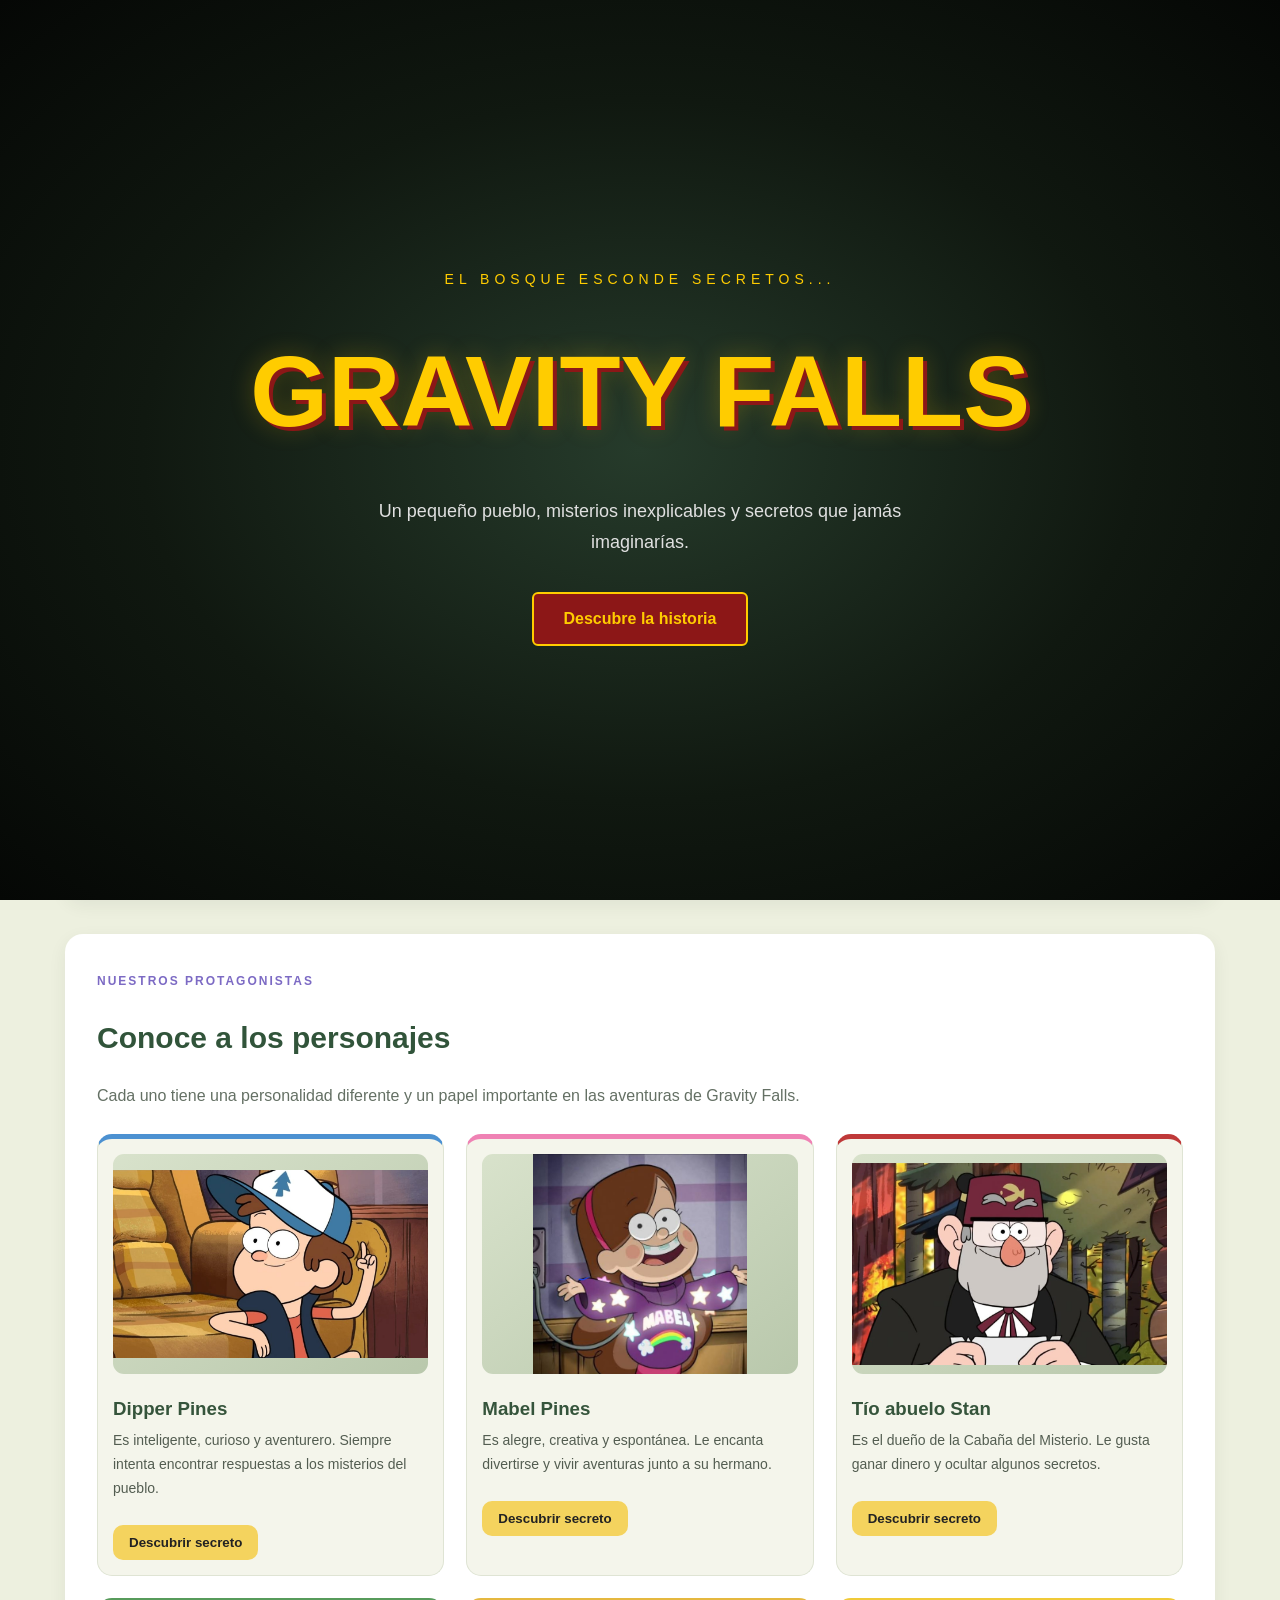
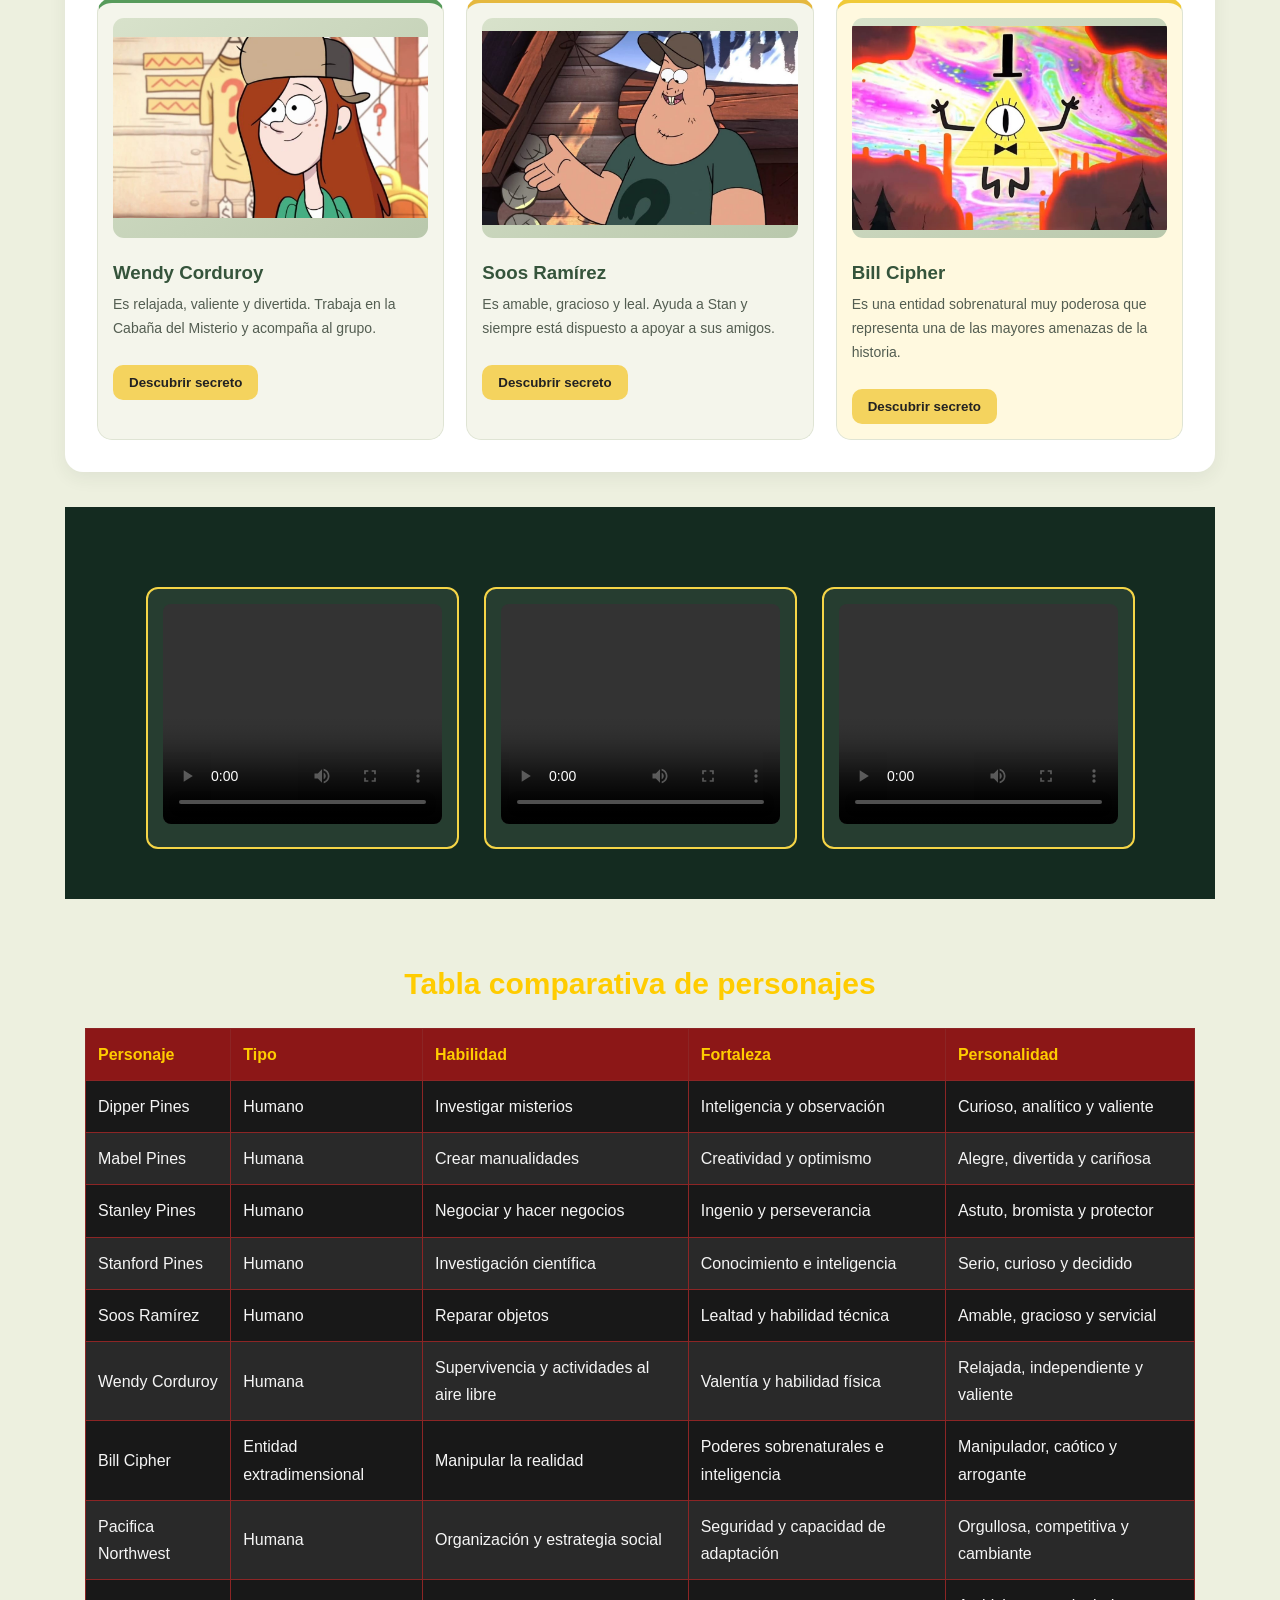
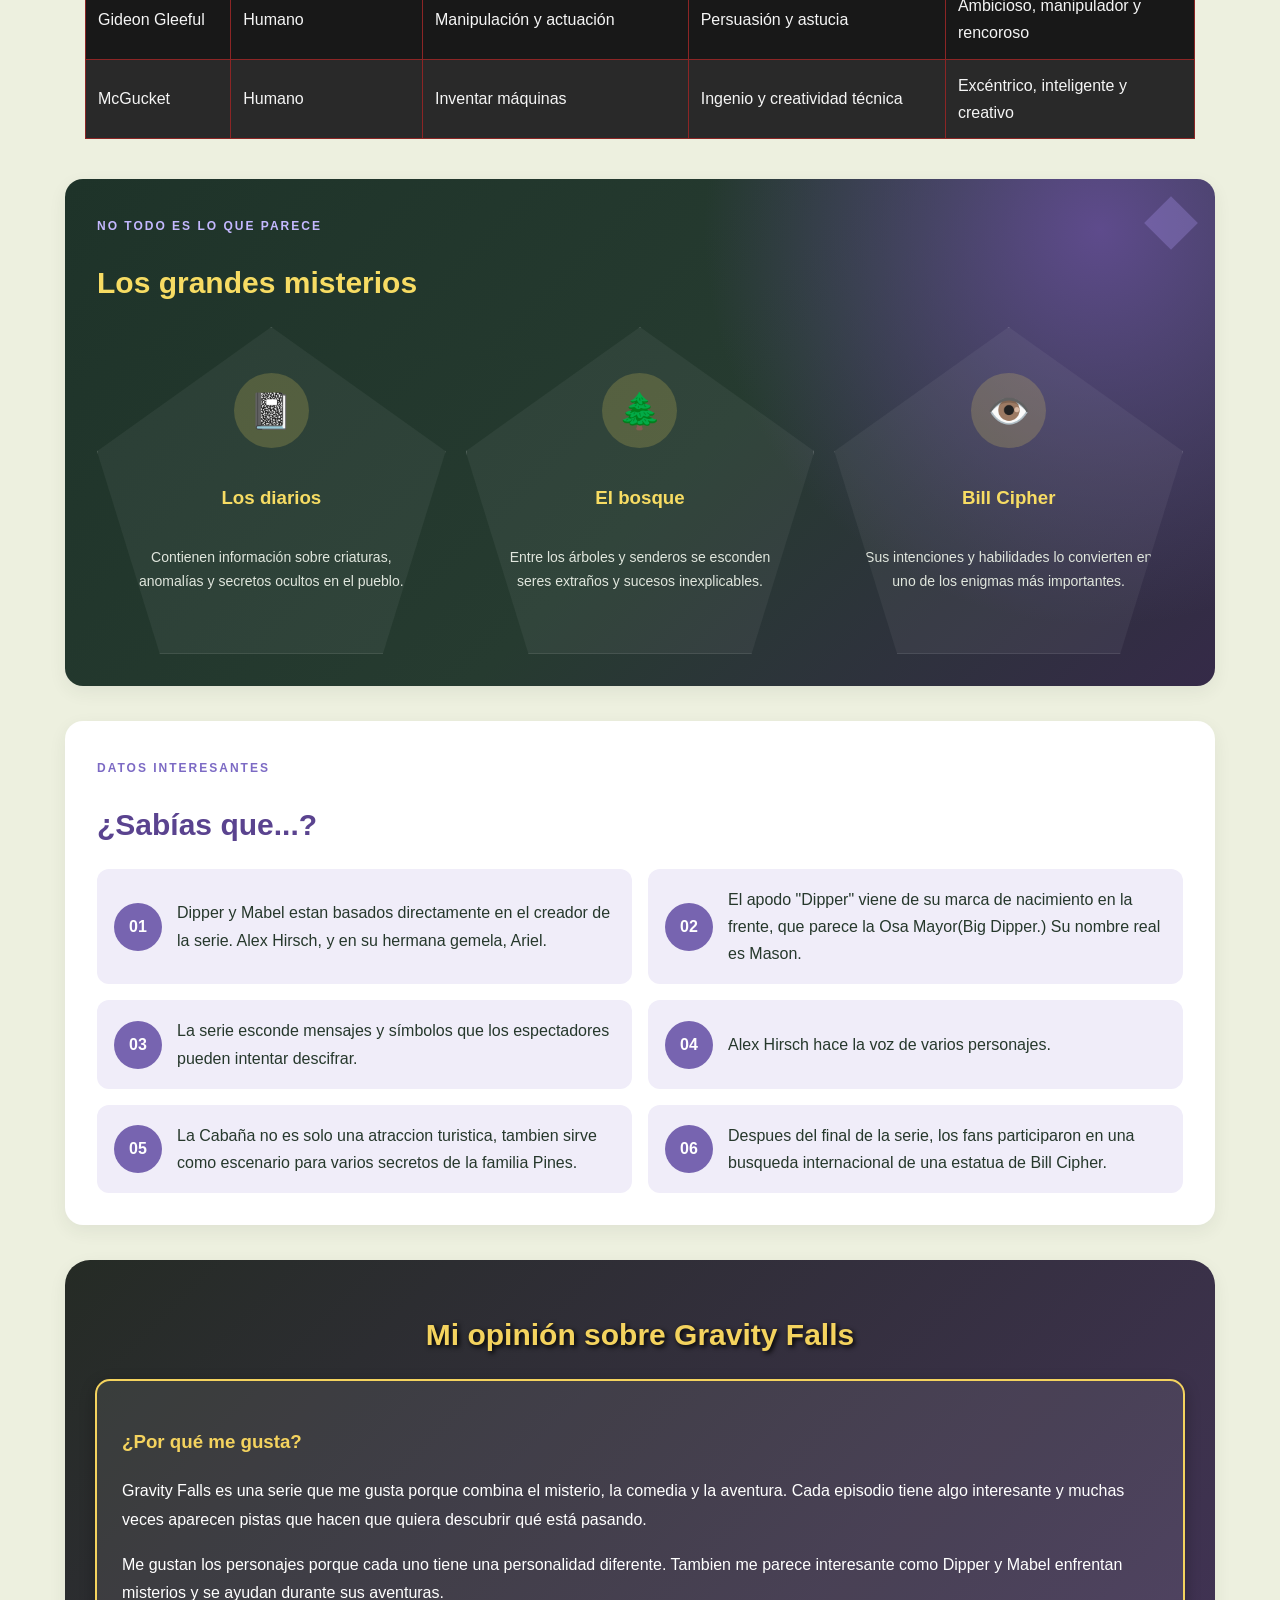
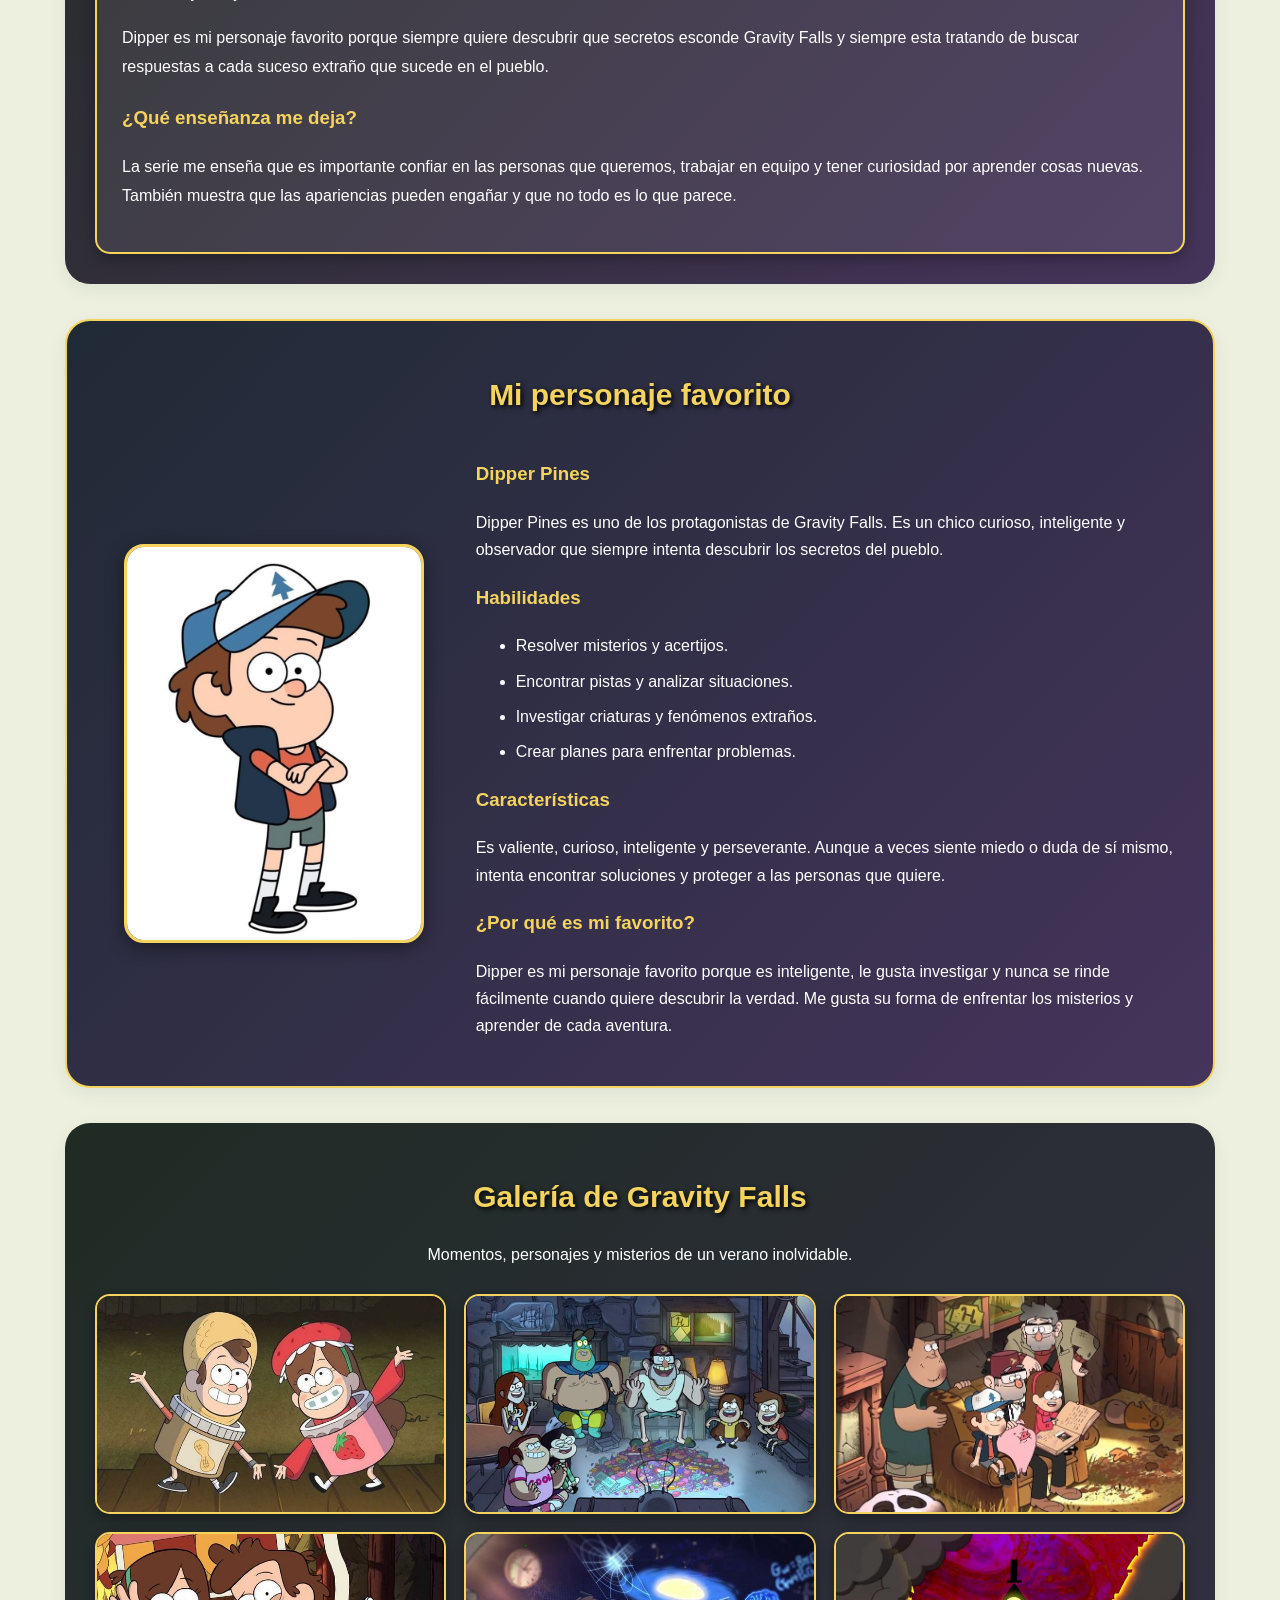
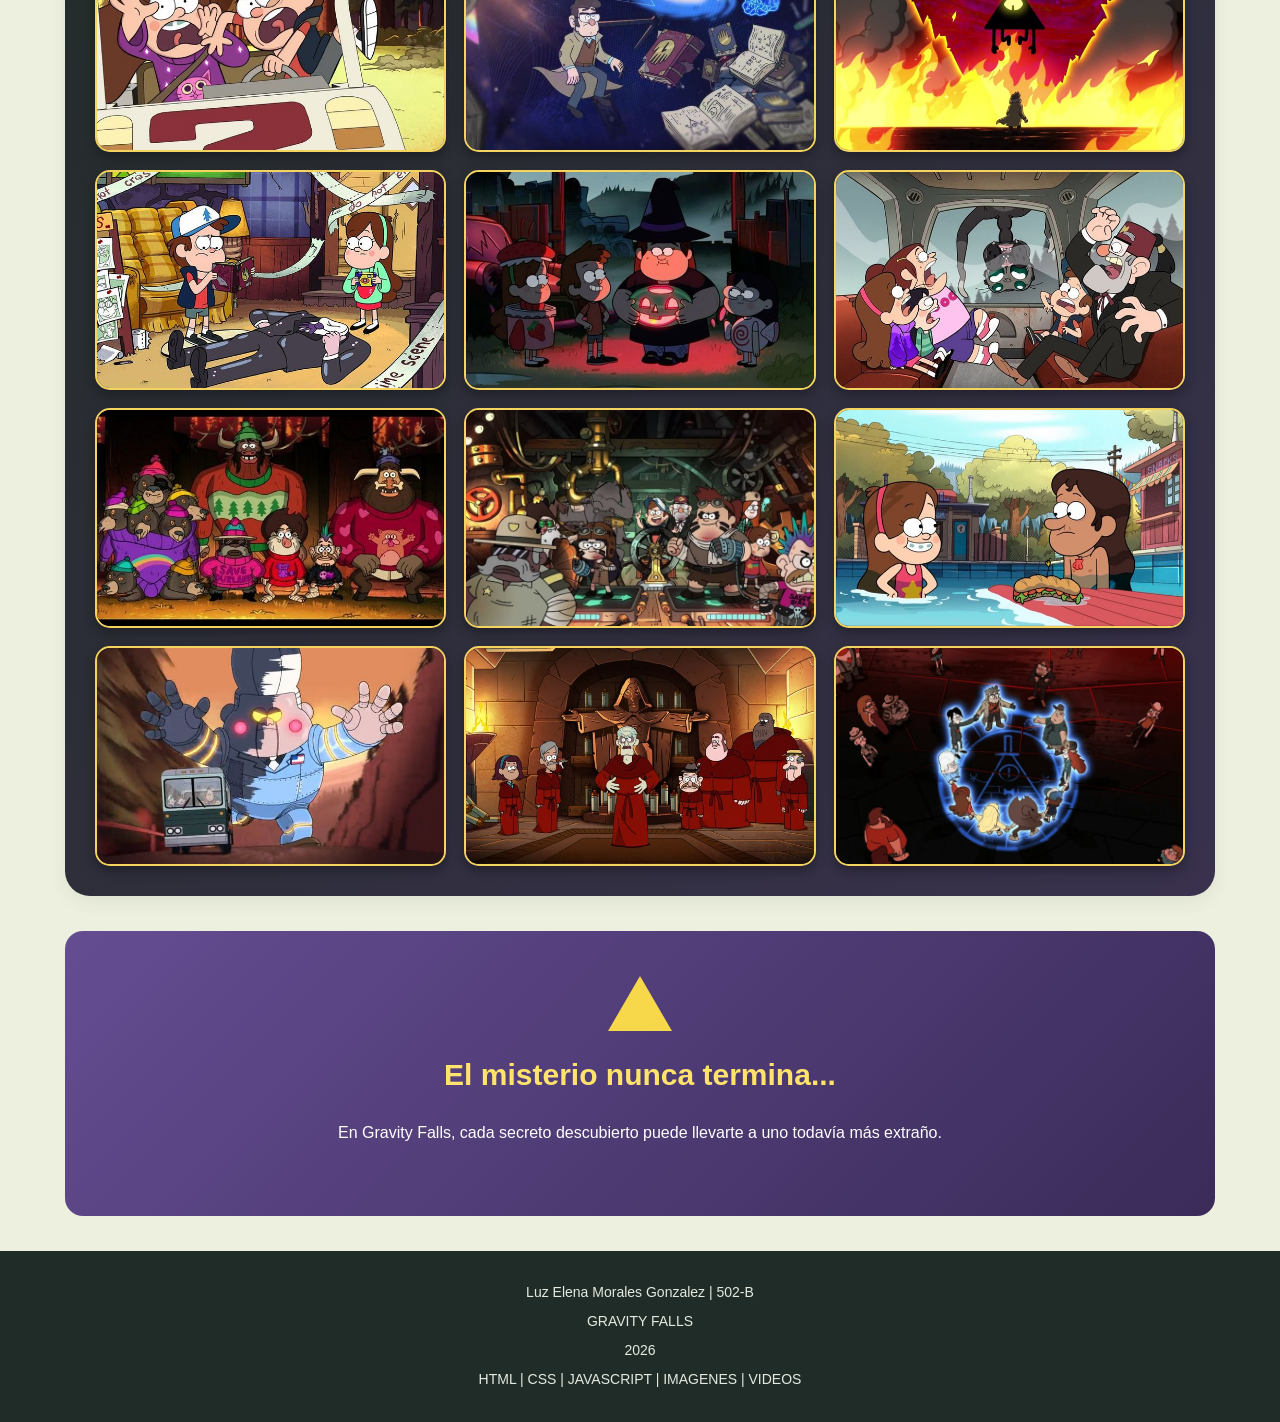
<file: index.html>
<!DOCTYPE html>
<html lang="es">
<head>
    <meta charset="UTF-8">
    <meta name="viewport" content="width=device-width, initial-scale=1.0">
    <title>Gravity Falls | Misterios del bosque</title>
    <link rel="stylesheet" href="style.css">
</head>
<body>
     <!-- PORTADA DE BIENVENIDA -->
<section id="portada" class="portada">
    <div class="contenido-portada">
        <p class="texto-superior">EL BOSQUE ESCONDE SECRETOS...</p>

        <h1>GRAVITY FALLS</h1>

        <p class="frase-portada">
            Un pequeño pueblo, misterios inexplicables y secretos que jamás imaginarías.
        </p>

        <button id="botonEntrar" class="boton-entrar">
            Descubre la historia
        </button>
    </div>
</section>

    <!-- ENCABEZADO -->
    <header class="encabezado" id="inicio">
    <video class="video-fondo" autoplay loop muted playsinline>
        <source src="imagen/bill.mp4" type="video/mp4">
    </video>

    <div class="contenido-encabezado">
        <h1>GRAVITY FALLS</h1>
        <p>El verano donde nada es lo que parece...</p>
    </div>
</header>

    <!-- MENÚ -->
    <nav>
        <a href="#inicio">Inicio</a>
        <a href="#historia">La historia</a>
        <a href="#personajes">Personajes</a>
        <a href="#misterios">Misterios</a>
        <a href="#curiosidades">Curiosidades</a>
        <a href="#favorito">Mi personaje favorito</a>
        <a href="#galeria">Galeria</a>
        <a href="raromagedon.html">Raromagedón</a>
    </nav>

    <main>

        <!-- HISTORIA -->
        <section id="historia" class="historia seccion">
            <div class="texto-historia">
                <span class="etiqueta-seccion">UN PUEBLO NADA NORMAL</span>
                <h2>¿Qué es Gravity Falls?</h2>

                <p>
                Gravity Falls narra las vacaciones de los mellizos Dipper y Mabel Pines en un pueblo de Oregón repleto de
                secretos paranormales. Tras encontrar un misterioso diario en el bosque, los hermanos descubren que las 
                criaturas mágicas y las anomalías del lugar son reales. Junto a su tío abuelo Stan y sus amigos de «La Cabaña del Misterio», 
                los niños investigan estos enigmas mientras se enfrentan a Bill Cipher, un peligroso demonio interdimensional que planea 
                desatar el apocalipsis antes de que termine el verano.
                </p>
            </div>

            <div class="imagen-historia">
                <!-- Agrega una imagen del bosque o del pueblo -->
                <img src="imagen/gravityfalls.jpg" alt="Gravity Falls">
            </div>

            <div class="circulo decoracion-historia"></div>
        </section>

        <!-- PERSONAJES -->
        <section id="personajes" class="seccion personajes">
            <span class="etiqueta-seccion">NUESTROS PROTAGONISTAS</span>
            <h2>Conoce a los personajes</h2>

            <p class="introduccion">
                Cada uno tiene una personalidad diferente y un papel
                importante en las aventuras de Gravity Falls.
            </p>

            <div class="rejilla-personajes">

                <article class="tarjeta dipper">
                    <div class="marco-imagen">
                        <img src="imagen/dipperpines.jpg" alt="Dipper Pines">
                    </div>
                    <h3>Dipper Pines</h3>
                    <p>
                        Es inteligente, curioso y aventurero. Siempre intenta
                        encontrar respuestas a los misterios del pueblo.
                    </p>
                     <button class="boton-secreto"
                        onclick="mostrarSecreto ('secreto-dipper', this)">
                    Descubrir secreto</button>
                    <p id="secreto-dipper" class="secreto-oculto">
                        Dipper encuentra el Diario 3, que contiene informacion sobre criaturas extrañas
                        y misterios de Gravity Falls.
                    </p>
                </article>

                <article class="tarjeta mabel">
                    <div class="marco-imagen">
                        <img src="imagen/mabelpines.jpg" alt="Mabel Pines">

                    </div>
                    <h3>Mabel Pines</h3>
                    <p>
                        Es alegre, creativa y espontánea. Le encanta divertirse
                        y vivir aventuras junto a su hermano.
                    </p>
                     <button class="boton-secreto"
                        onclick="mostrarSecreto ('secreto-mabel', this)">
                    Descubrir secreto</button>
                    <p id="secreto-mabel" class="secreto-oculto">
                       Su cerdito mascota se llama Pato y es uno de sus compañeros mas queridos.
                    </p>
                </article>

                <article class="tarjeta stan">
                    <div class="marco-imagen">
                        <img src="imagen/tiostan.jpg" alt="Tío abuelo Stan">
                       
                    </div>
                    <h3>Tío abuelo Stan</h3>
                    <p>
                        Es el dueño de la Cabaña del Misterio. Le gusta ganar
                        dinero y ocultar algunos secretos.
                    </p>
                      <button class="boton-secreto"
                        onclick="mostrarSecreto ('secreto-stan', this)">
                    Descubrir secreto</button>
                    <p id="secreto-stan" class="secreto-oculto">
                       Stan paso años trabajando para reparar la maquina que le permitiria recuperar a su gemelo, Ford, despues
                       de haberlo enviado accidentalmente a otra dimension.
                    </p>
                </article>

                <article class="tarjeta wendy">
                    <div class="marco-imagen">
                        <img src="imagen/wendy.jpg" alt="Wendy Corduroy">
                        
                    </div>
                    <h3>Wendy Corduroy</h3>
                    <p>
                        Es relajada, valiente y divertida. Trabaja en la
                        Cabaña del Misterio y acompaña al grupo.
                    </p>
                     <button class="boton-secreto"
                        onclick="mostrarSecreto ('secreto-wendy', this)">
                    Descubrir secreto</button>
                    <p id="secreto-wendy" class="secreto-oculto">
                       Wendy esta representada por el simbolo de hielo en la rueda relacionada con la derrota de Bill.
                    </p>
                </article>

                <article class="tarjeta soos">
                    <div class="marco-imagen">
                        <img src="imagen/soos.jpg" alt="Soos Ramírez">
                         
                    </div>
                    <h3>Soos Ramírez</h3>
                    <p>
                        Es amable, gracioso y leal. Ayuda a Stan y siempre
                        está dispuesto a apoyar a sus amigos.
                    </p>
                     <button class="boton-secreto"
                        onclick="mostrarSecreto ('secreto-soos', this)">
                    Descubrir secreto</button>
                    <p id="secreto-soos" class="secreto-oculto">
                      Trabaja en la Cabaña del misterio y ve a Stan como su figura paterna.
                    </p>
                </article>

                <article class="tarjeta bill">
                    <div class="marco-imagen">
                        <img src="imagen/bill.jpg" alt="Bill Cipher">
                        
                    </div>
                    <h3>Bill Cipher</h3>
                    <p>
                        Es una entidad sobrenatural muy poderosa que representa
                        una de las mayores amenazas de la historia.
                    </p>
                     <button class="boton-secreto"
                        onclick="mostrarSecreto ('secreto-bill', this)">
                    Descubrir secreto</button>
                    <p id="secreto-bill" class="secreto-oculto">
                       Puede entrar a los sueños de las personas
                    </p>
                </article>

            </div>
        </section>
        
        <!-- VIDEOS-->
         <section id="videos" class="seccion-videos">
    <div class="contenedor-videos">

        <div class="video-tarjeta">
            <video controls>
                <source src="imagen/cortodipper.mp4" type="video/mp4">
            </video>
        </div>

        <div class="video-tarjeta">
            <video controls>
                <source src="imagen/cortomabel.mp4" type="video/mp4">
            </video>
        </div>

        <div class="video-tarjeta">
            <video controls>
                <source src="imagen/introbill.mp4" type="video/mp4">
            </video>
        </div>
    </section>

    <section id="tabla-personajes">
    <h2>Tabla comparativa de personajes</h2>

    <div class="contenedor-tabla">
        <table class="tabla-personajes">
            <thead>
                <tr>
                    <th>Personaje</th>
                    <th>Tipo</th>
                    <th>Habilidad</th>
                    <th>Fortaleza</th>
                    <th>Personalidad</th>
                </tr>
            </thead>

            <tbody>
                <tr>
                    <td>Dipper Pines</td>
                    <td>Humano</td>
                    <td>Investigar misterios</td>
                    <td>Inteligencia y observación</td>
                    <td>Curioso, analítico y valiente</td>
                </tr>

                <tr>
                    <td>Mabel Pines</td>
                    <td>Humana</td>
                    <td>Crear manualidades</td>
                    <td>Creatividad y optimismo</td>
                    <td>Alegre, divertida y cariñosa</td>
                </tr>

                <tr>
                    <td>Stanley Pines</td>
                    <td>Humano</td>
                    <td>Negociar y hacer negocios</td>
                    <td>Ingenio y perseverancia</td>
                    <td>Astuto, bromista y protector</td>
                </tr>

                <tr>
                    <td>Stanford Pines</td>
                    <td>Humano</td>
                    <td>Investigación científica</td>
                    <td>Conocimiento e inteligencia</td>
                    <td>Serio, curioso y decidido</td>
                </tr>

                <tr>
                    <td>Soos Ramírez</td>
                    <td>Humano</td>
                    <td>Reparar objetos</td>
                    <td>Lealtad y habilidad técnica</td>
                    <td>Amable, gracioso y servicial</td>
                </tr>

                <tr>
                    <td>Wendy Corduroy</td>
                    <td>Humana</td>
                    <td>Supervivencia y actividades al aire libre</td>
                    <td>Valentía y habilidad física</td>
                    <td>Relajada, independiente y valiente</td>
                </tr>

                <tr>
                    <td>Bill Cipher</td>
                    <td>Entidad extradimensional</td>
                    <td>Manipular la realidad</td>
                    <td>Poderes sobrenaturales e inteligencia</td>
                    <td>Manipulador, caótico y arrogante</td>
                </tr>

                <tr>
                    <td>Pacifica Northwest</td>
                    <td>Humana</td>
                    <td>Organización y estrategia social</td>
                    <td>Seguridad y capacidad de adaptación</td>
                    <td>Orgullosa, competitiva y cambiante</td>
                </tr>

                <tr>
                    <td>Gideon Gleeful</td>
                    <td>Humano</td>
                    <td>Manipulación y actuación</td>
                    <td>Persuasión y astucia</td>
                    <td>Ambicioso, manipulador y rencoroso</td>
                </tr>

                <tr>
                    <td>McGucket</td>
                    <td>Humano</td>
                    <td>Inventar máquinas</td>
                    <td>Ingenio y creatividad técnica</td>
                    <td>Excéntrico, inteligente y creativo</td>
                </tr>
            </tbody>
        </table>
    </div>
</section>

        <!-- MISTERIOS -->
        <section id="misterios" class="seccion misterios">
            <span class="etiqueta-seccion">NO TODO ES LO QUE PARECE</span>
            <h2>Los grandes misterios</h2>

            <div class="rejilla-misterios">

                <article class="misterio">
                    <div class="icono-misterio">📓</div>
                    <h3>Los diarios</h3>
                    <p>
                        Contienen información sobre criaturas, anomalías
                        y secretos ocultos en el pueblo.
                    </p>
                </article>

                <article class="misterio">
                    <div class="icono-misterio">🌲</div>
                    <h3>El bosque</h3>
                    <p>
                        Entre los árboles y senderos se esconden seres
                        extraños y sucesos inexplicables.
                    </p>
                </article>

                <article class="misterio">
                    <div class="icono-misterio">👁️</div>
                    <h3>Bill Cipher</h3>
                    <p>
                        Sus intenciones y habilidades lo convierten
                        en uno de los enigmas más importantes.
                    </p>
                </article>

            </div>

            <div class="rombo decoracion-misterio"></div>
        </section>

        <!-- CURIOSIDADES -->
        <section id="curiosidades" class="seccion curiosidades">
            <span class="etiqueta-seccion">DATOS INTERESANTES</span>
            <h2>¿Sabías que...?</h2>

            <div class="lista-curiosidades">

                <article class="curiosidad">
                    <div class="numero">01</div>
                    <p>
                        Dipper y Mabel estan basados directamente en el creador de la serie. Alex Hirsch, y en su hermana gemela, Ariel.
                    </p>
                </article>

                <article class="curiosidad">
                    <div class="numero">02</div>
                    <p>
                        El apodo "Dipper" viene de su marca de nacimiento en la frente, que parece la Osa Mayor(Big Dipper.) Su nombre real es Mason.
                    </p>
                </article>

                <article class="curiosidad">
                    <div class="numero">03</div>
                    <p>
                        La serie esconde mensajes y símbolos que
                        los espectadores pueden intentar descifrar.
                    </p>
                </article>

                <article class="curiosidad">
                    <div class="numero">04</div>
                    <p>
                      Alex Hirsch hace la voz de varios personajes.
                    </p>
                </article>

                 <article class="curiosidad">
                    <div class="numero">05</div>
                    <p>
                       La Cabaña no es solo una atraccion turistica, tambien sirve como escenario para varios secretos de la familia Pines.
                    </p>
                </article>

                 <article class="curiosidad">
                    <div class="numero">06</div>
                    <p>
                      Despues del final de la serie, los fans participaron en una busqueda internacional de una estatua de Bill Cipher. 
                    </p>
                </article>

            </div>
        </section>

        <!-- MI OPINIÓN -->
<section id="opinion" class="seccion opinion">
    <h2>Mi opinión sobre Gravity Falls</h2>

    <article class="tarjeta-opinion">
        <h3>¿Por qué me gusta?</h3>
        <p>
            Gravity Falls es una serie que me gusta porque combina el misterio,
            la comedia y la aventura. Cada episodio tiene algo interesante y
            muchas veces aparecen pistas que hacen que quiera descubrir qué
            está pasando.
        </p>

        <p>
        Me gustan los personajes porque cada uno tiene una personalidad diferente. Tambien me parece interesante como Dipper y Mabel enfrentan 
        misterios y se ayudan durante sus aventuras.
        </p>
        <p> Dipper es mi personaje favorito porque siempre quiere descubrir que secretos esconde Gravity Falls y siempre esta tratando de buscar respuestas a cada suceso extraño
            que sucede en el pueblo.
        </p>

        <h3>¿Qué enseñanza me deja?</h3>
        <p>
            La serie me enseña que es importante confiar en las personas que
            queremos, trabajar en equipo y tener curiosidad por aprender cosas
            nuevas. También muestra que las apariencias pueden engañar y que
            no todo es lo que parece.
        </p>
    </article>
</section>

<!-- MI PERSONAJE FAVORITO -->
<section id="favorito" class="seccion favorito">
    <h2>Mi personaje favorito</h2>

    <div class="dipper-contenedor">
        <div class="dipper-imagen">
            <img src="imagen/dipper.jpg" alt="Dipper Pines">
        </div>

        <article class="dipper-informacion">
            <h3>Dipper Pines</h3>

            <p>
                Dipper Pines es uno de los protagonistas de Gravity Falls.
                Es un chico curioso, inteligente y observador que siempre
                intenta descubrir los secretos del pueblo.
            </p>

            <h3>Habilidades</h3>
            <ul>
                <li>Resolver misterios y acertijos.</li>
                <li>Encontrar pistas y analizar situaciones.</li>
                <li>Investigar criaturas y fenómenos extraños.</li>
                <li>Crear planes para enfrentar problemas.</li>
            </ul>

            <h3>Características</h3>
            <p>
                Es valiente, curioso, inteligente y perseverante. Aunque
                a veces siente miedo o duda de sí mismo, intenta encontrar
                soluciones y proteger a las personas que quiere.
            </p>

            <h3>¿Por qué es mi favorito?</h3>
            <p>
                Dipper es mi personaje favorito porque es inteligente,
                le gusta investigar y nunca se rinde fácilmente cuando
                quiere descubrir la verdad. Me gusta su forma de enfrentar
                los misterios y aprender de cada aventura.
            </p>
        </article>
    </div>
</section>

<!-- GALERÍA DE GRAVITY FALLS -->
<section id="galeria" class="seccion galeria">
    <h2>Galería de Gravity Falls</h2>
    <p>Momentos, personajes y misterios de un verano inolvidable.</p>

    <div class="galeria-grid">
        <img src="imagen/galeria1.jpg" alt="Gravity Falls imagen 1" loading="lazy">
        <img src="imagen/galeria2.jpg" alt="Gravity Falls imagen 2" loading="lazy">
        <img src="imagen/galeria3.jpg" alt="Gravity Falls imagen 3" loading="lazy">
        <img src="imagen/galeria4.jpg" alt="Gravity Falls imagen 4" loading="lazy">
        <img src="imagen/galeria5.jpg" alt="Gravity Falls imagen 5" loading="lazy">
        <img src="imagen/galeria6.jpg" alt="Gravity Falls imagen 6" loading="lazy">
        <img src="imagen/galeria7.jpg" alt="Gravity Falls imagen 7" loading="lazy">
        <img src="imagen/galeria8.jpg" alt="Gravity Falls imagen 8" loading="lazy">
        <img src="imagen/galeria9.jpg" alt="Gravity Falls imagen 9" loading="lazy">
        <img src="imagen/galeria10.jpg" alt="Gravity Falls imagen 10" loading="lazy">
        <img src="imagen/galeria11.jpg" alt="Gravity Falls imagen 11" loading="lazy">
        <img src="imagen/galeria12.jpg" alt="Gravity Falls imagen 12" loading="lazy">
        <img src="imagen/galeria13.jpg" alt="Gravity Falls imagen 13" loading="lazy">
        <img src="imagen/galeria14.jpg" alt="Gravity Falls imagen 14" loading="lazy">
        <img src="imagen/galeria15.jpg" alt="Gravity Falls imagen 15" loading="lazy">
    </div>
</section>

        <!-- MENSAJE FINAL -->
        <section class="final">
            <div class="triangulo-final"></div>
            <h2>El misterio nunca termina...</h2>
            <p>
                En Gravity Falls, cada secreto descubierto
                puede llevarte a uno todavía más extraño.
            </p>
        </section>

    </main>

    <footer>
        <p>Luz Elena Morales Gonzalez | 502-B</p>
        <p>GRAVITY FALLS</p>
        <P>2026</P>
        <p>HTML | CSS | JAVASCRIPT | IMAGENES | VIDEOS</p>
    </footer>
<script src="script.js"></script>
</body>
</html>
</file>
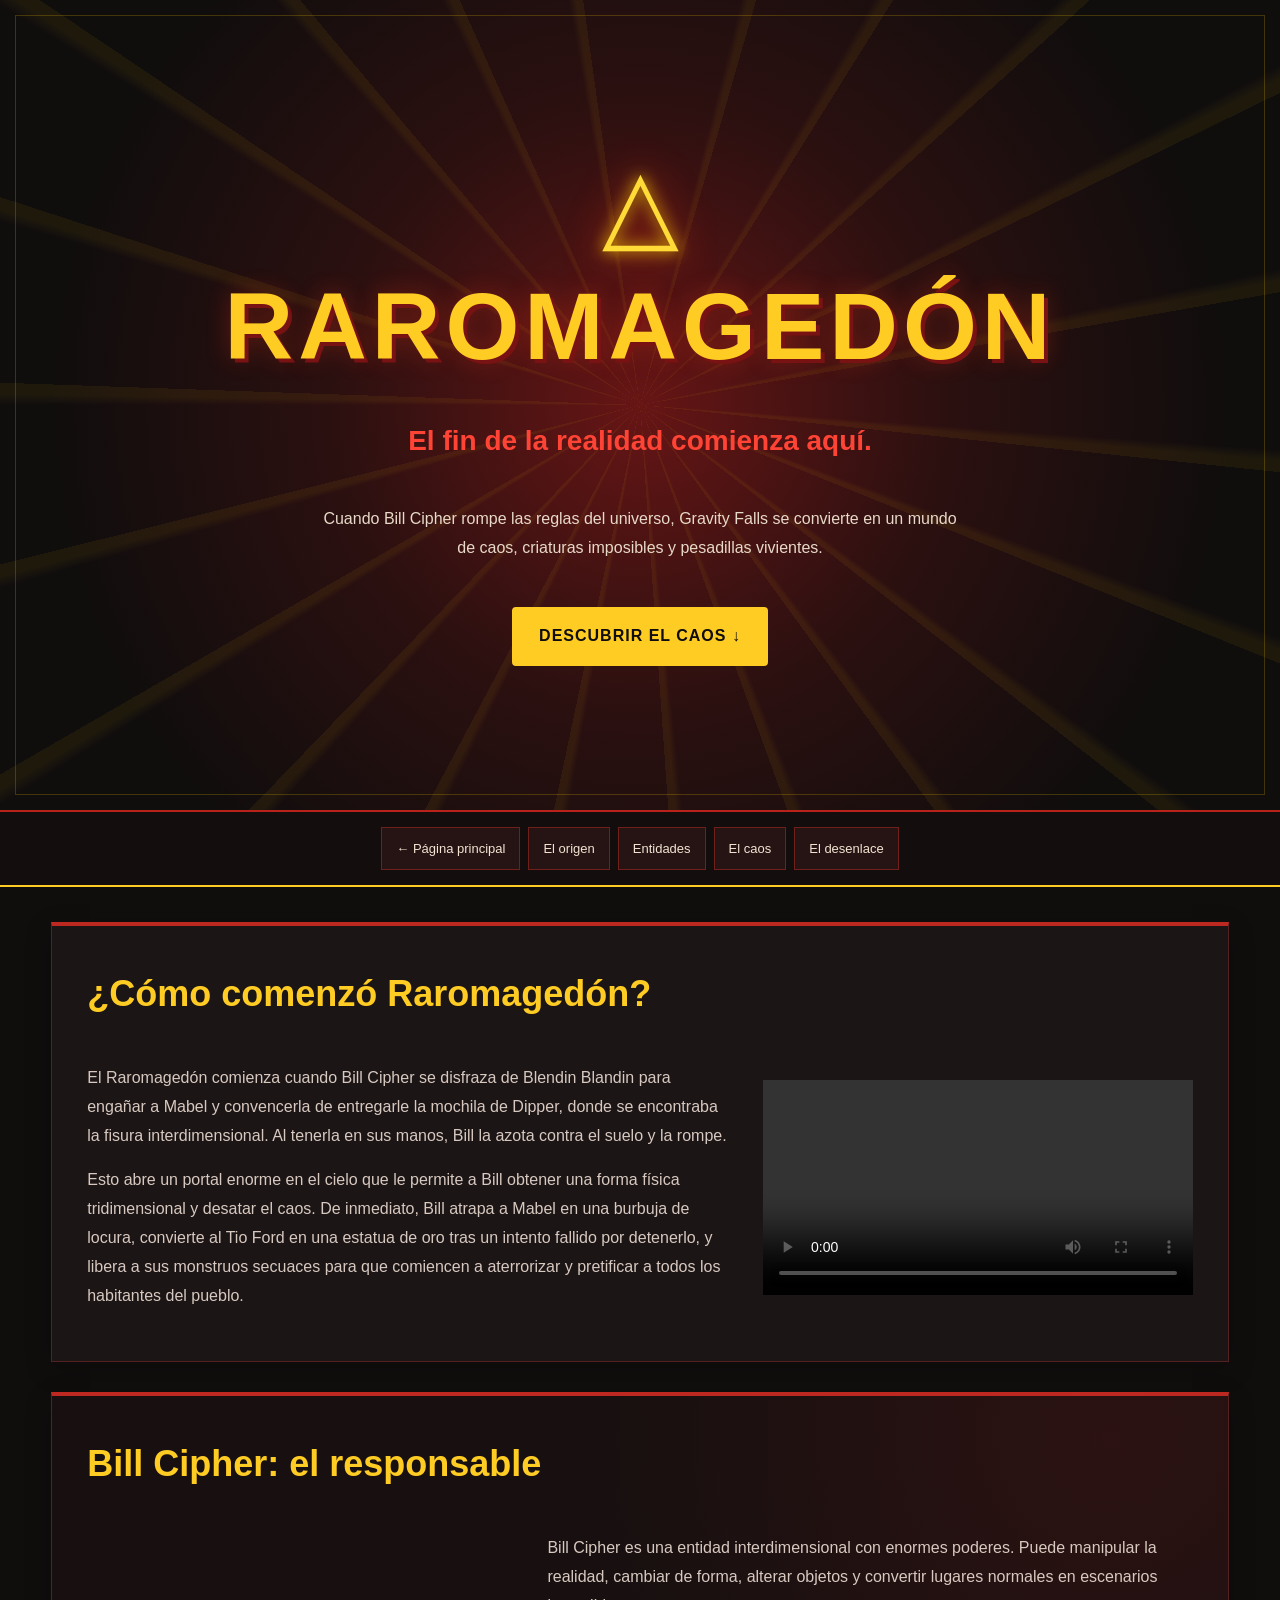
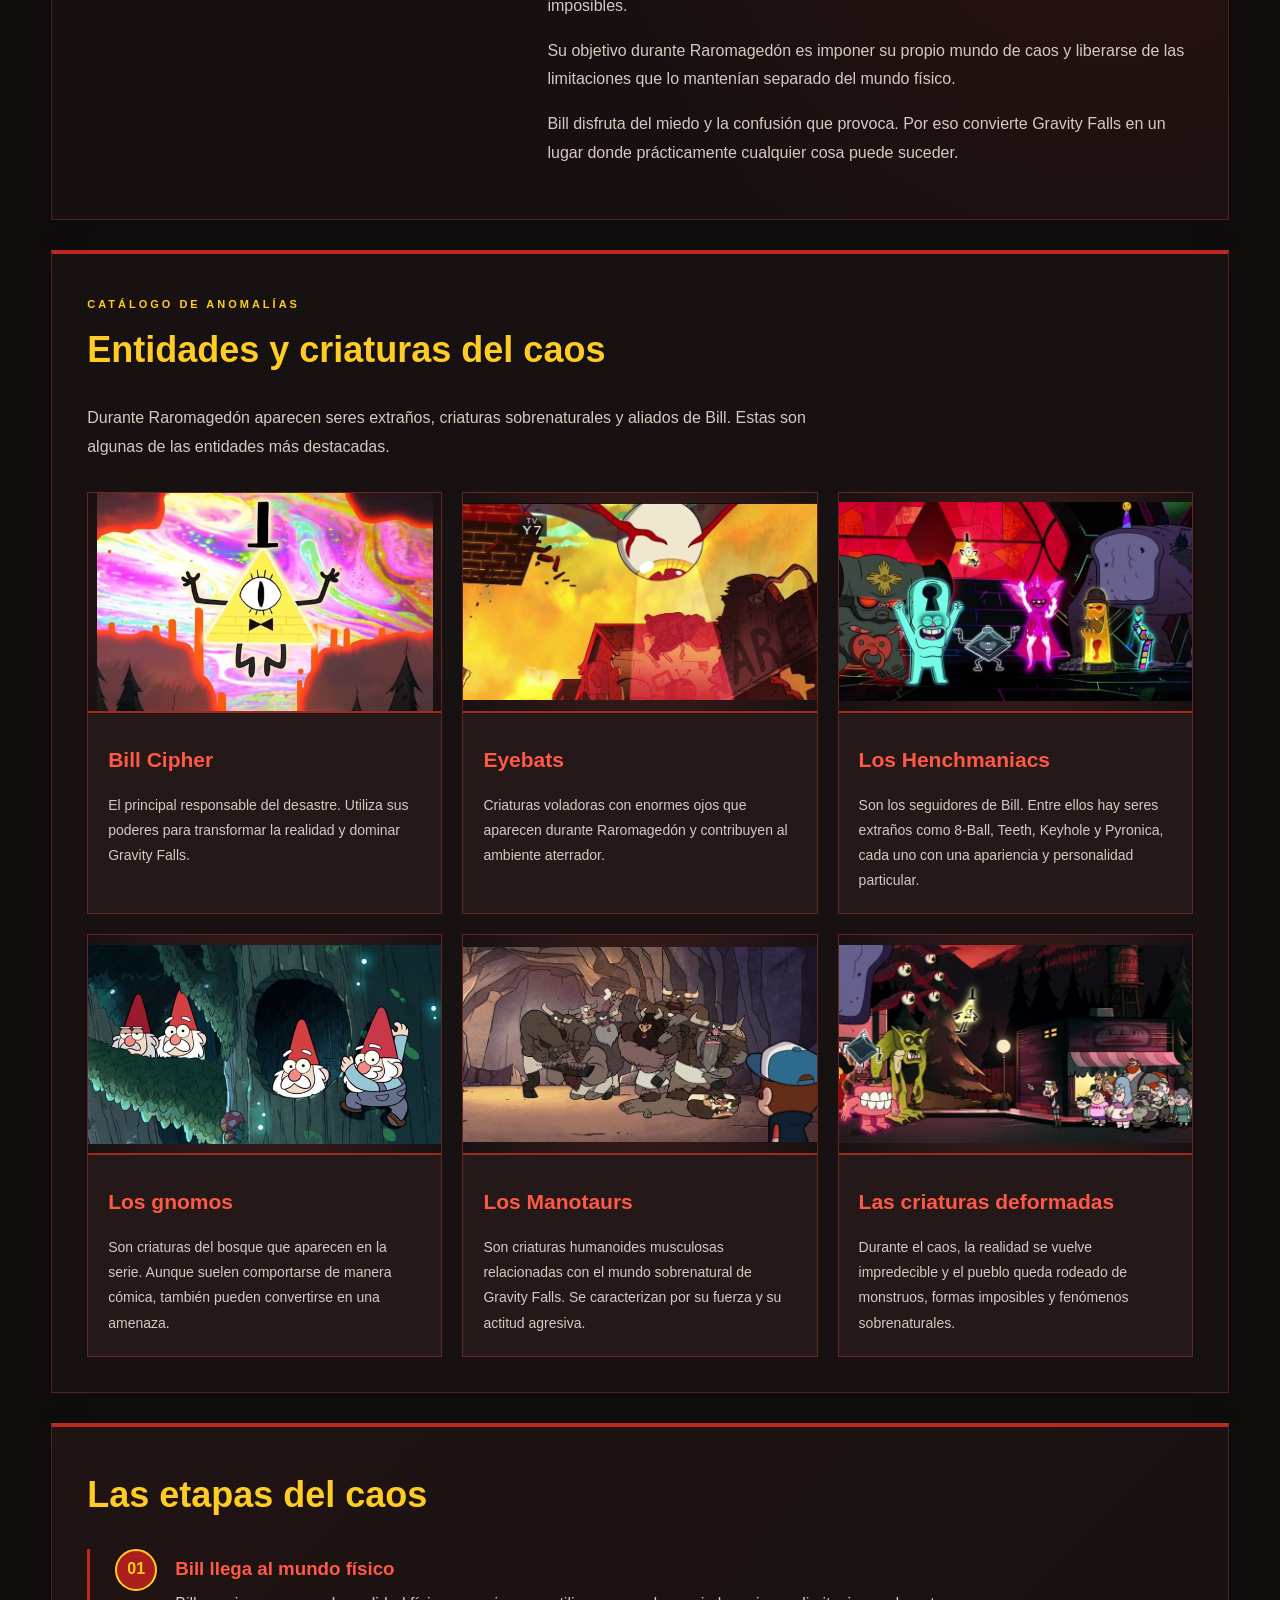
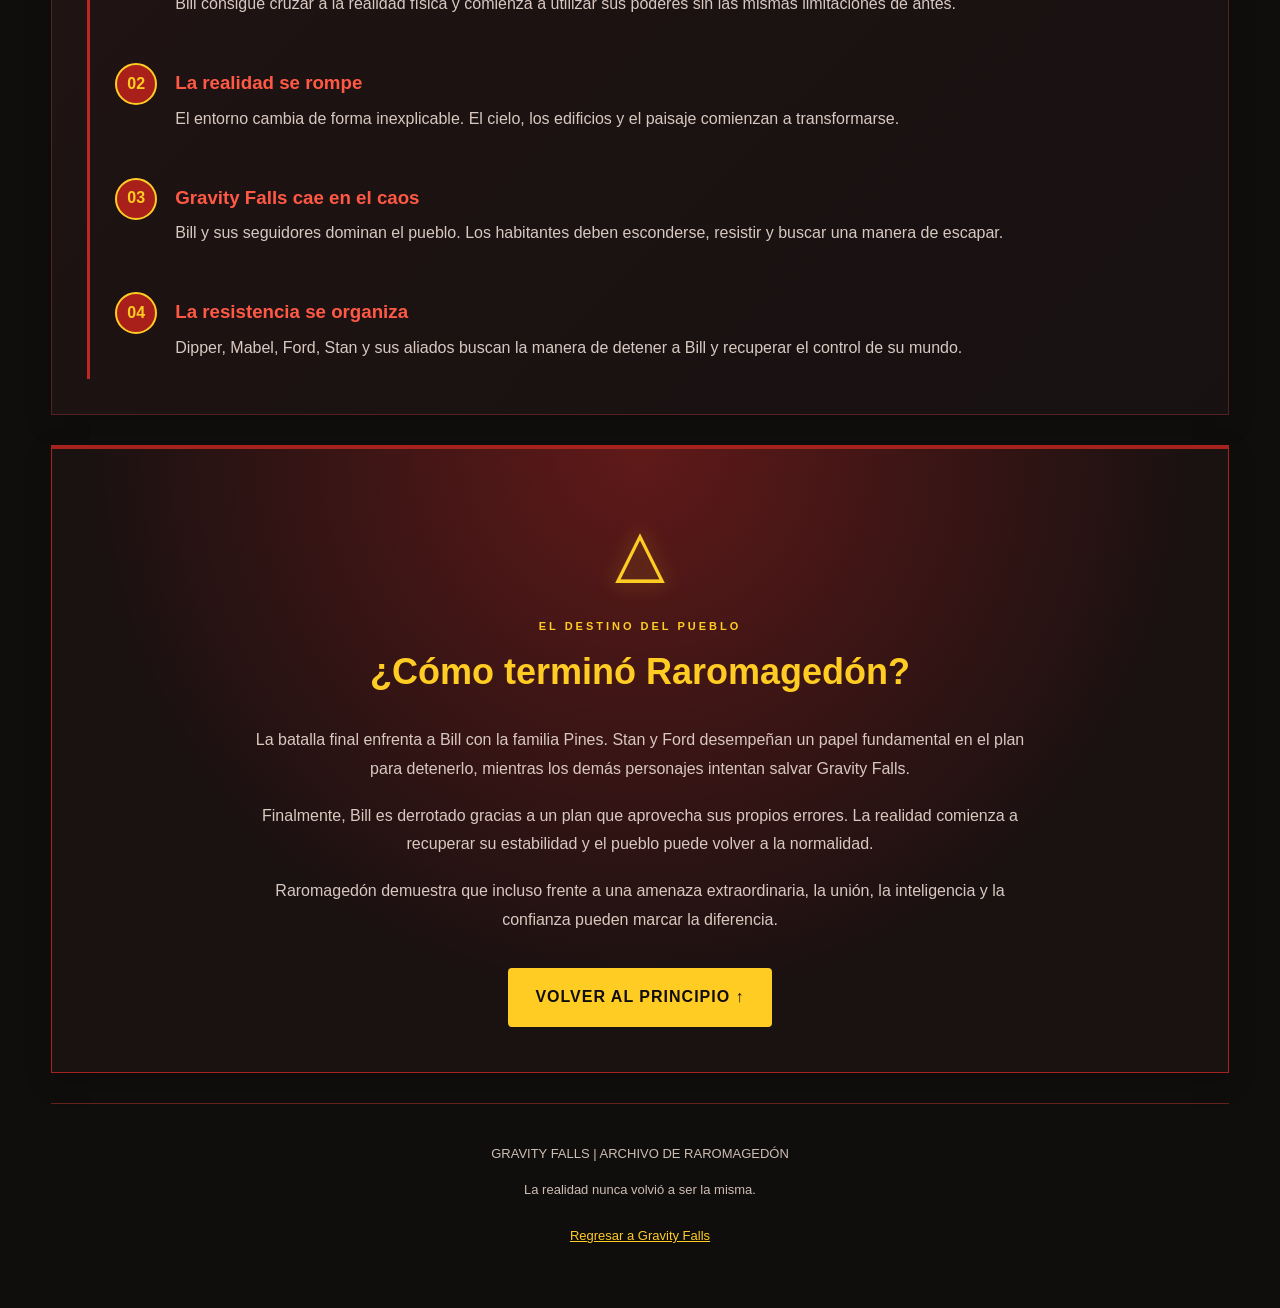
<file: raromagedon.html>
<!DOCTYPE html>
<html lang="es">
<head>
    <meta charset="UTF-8">
    <meta name="viewport" content="width=device-width, initial-scale=1.0">

    <title>Raromagedón | Gravity Falls</title>

    <link rel="stylesheet" href="raromagedon.css">
</head>

<body>

    <!-- PORTADA OSCURA -->
    <header class="portada-raro" id="inicio">

        <div class="simbolo-bill">△</div>

        <h1>RAROMAGEDÓN</h1>

        <p class="frase-raro">
            El fin de la realidad comienza aquí.
        </p>

        <p class="descripcion-portada">
            Cuando Bill Cipher rompe las reglas del universo,
            Gravity Falls se convierte en un mundo de caos,
            criaturas imposibles y pesadillas vivientes.
        </p>

        <a href="#origen" class="boton-caos">
            DESCUBRIR EL CAOS ↓
        </a>

    </header>

    <!-- MENÚ DE ESTA PÁGINA -->
    <nav class="menu-raro">
        <a href="index.html">← Página principal</a>
        <a href="#origen">El origen</a>
        <a href="#entidades">Entidades</a>
        <a href="#acontecimientos">El caos</a>
        <a href="#final">El desenlace</a>
    </nav>

    <main class="contenido-raro">

        <!-- ORIGEN -->
        <section class="bloque-raro origen" id="origen">

            <h2>¿Cómo comenzó Raromagedón?</h2>

            <div class="contenido-origen">

                <div class="texto-raro">
                    <p>
                       El Raromagedón comienza cuando Bill Cipher se disfraza de Blendin 
                       Blandin para engañar a Mabel y convencerla de entregarle la mochila 
                       de Dipper, donde se encontraba la fisura interdimensional. Al tenerla 
                       en sus manos, Bill la azota contra el suelo y la rompe.
            
                    </p>

                    <p>
                       Esto abre un portal enorme en el cielo que le permite a Bill obtener una 
                       forma física tridimensional y desatar el caos. De inmediato, Bill atrapa 
                       a Mabel en una burbuja de locura, convierte al Tio Ford en una estatua de 
                       oro tras un intento fallido por detenerlo, y libera a sus monstruos secuaces 
                       para que comiencen a aterrorizar y pretificar a todos los habitantes del pueblo.
                    </p>
                </div>

 <div class="video-tarjeta">
            <video controls>
                <source src="imagen/raromagedon1.mp4" type="video/mp4">
            </video>
        </div>

            </div>

        </section>

        <!-- BILL CIPHER -->
        <section class="bloque-raro bill-seccion">

            <h2>Bill Cipher: el responsable</h2>

            <div class="bill-contenido">

                <div class="video-tarjeta">
                     <video class="video-raro" autoplay loop muted playsinline>
           <source src="imagen/billgif.mp4" type="video/mp4">
        </div>

                <div class="bill-texto">
                    <p>
                        Bill Cipher es una entidad interdimensional con
                        enormes poderes. Puede manipular la realidad,
                        cambiar de forma, alterar objetos y convertir
                        lugares normales en escenarios imposibles.
                    </p>

                    <p>
                        Su objetivo durante Raromagedón es imponer su
                        propio mundo de caos y liberarse de las
                        limitaciones que lo mantenían separado del
                        mundo físico.
                    </p>

                    <p>
                        Bill disfruta del miedo y la confusión que
                        provoca. Por eso convierte Gravity Falls en
                        un lugar donde prácticamente cualquier cosa
                        puede suceder.
                    </p>
                </div>

            </div>

        </section>

        <!-- ENTIDADES -->
        <section class="bloque-raro entidades" id="entidades">

            <span class="etiqueta-rara">CATÁLOGO DE ANOMALÍAS</span>

            <h2>Entidades y criaturas del caos</h2>

            <p class="introduccion-rara">
                Durante Raromagedón aparecen seres extraños,
                criaturas sobrenaturales y aliados de Bill.
                Estas son algunas de las entidades más destacadas.
            </p>

            <div class="rejilla-entidades">

                <article class="entidad bill-entidad">
                    <img
                        src="imagen/bill.jpg"
                        alt="Bill Cipher"
                        loading="lazy">

                    <div class="entidad-info">
                        <h3>Bill Cipher</h3>

                        <p>
                            El principal responsable del desastre.
                            Utiliza sus poderes para transformar
                            la realidad y dominar Gravity Falls.
                        </p>
                    </div>
                </article>

                <article class="entidad">
                    <img
                        src="imagen/eyebats.jpg"
                        alt="Eyebats, criaturas con ojos"
                        loading="lazy">

                    <div class="entidad-info">
                        <h3>Eyebats</h3>

                        <p>
                            Criaturas voladoras con enormes ojos
                            que aparecen durante Raromagedón y
                            contribuyen al ambiente aterrador.
                        </p>
                    </div>
                </article>

                <article class="entidad">
                    <img
                        src="imagen/henchmaniacs.jpg"
                        alt="Los secuaces de Bill Cipher"
                        loading="lazy">

                    <div class="entidad-info">
                        <h3>Los Henchmaniacs</h3>

                        <p>
                            Son los seguidores de Bill. Entre ellos
                            hay seres extraños como 8-Ball, Teeth,
                            Keyhole y Pyronica, cada uno con una
                            apariencia y personalidad particular.
                        </p>
                    </div>
                </article>

                <article class="entidad">
                    <img
                        src="imagen/gnomos.jpg"
                        alt="Los gnomos de Gravity Falls"
                        loading="lazy">

                    <div class="entidad-info">
                        <h3>Los gnomos</h3>

                        <p>
                            Son criaturas del bosque que aparecen
                            en la serie. Aunque suelen comportarse
                            de manera cómica, también pueden
                            convertirse en una amenaza.
                        </p>
                    </div>
                </article>

                <article class="entidad">
                    <img
                        src="imagen/manotaurs.jpg"
                        alt="Los Manotaurs de Gravity Falls"
                        loading="lazy">

                    <div class="entidad-info">
                        <h3>Los Manotaurs</h3>

                        <p>
                            Son criaturas humanoides musculosas
                            relacionadas con el mundo sobrenatural
                            de Gravity Falls. Se caracterizan por
                            su fuerza y su actitud agresiva.
                        </p>
                    </div>
                </article>

                <article class="entidad">
                    <img
                        src="imagen/monstruos.jpg"
                        alt="Criaturas extrañas de Gravity Falls"
                        loading="lazy">

                    <div class="entidad-info">
                        <h3>Las criaturas deformadas</h3>

                        <p>
                            Durante el caos, la realidad se vuelve
                            impredecible y el pueblo queda rodeado
                            de monstruos, formas imposibles y
                            fenómenos sobrenaturales.
                        </p>
                    </div>
                </article>

            </div>

        </section>

        <!-- ACONTECIMIENTOS -->
        <section class="bloque-raro acontecimientos"
            id="acontecimientos">

            <h2>Las etapas del caos</h2>

            <div class="linea-tiempo">

                <article class="evento">
                    <span class="evento-numero">01</span>

                    <div>
                        <h3>Bill llega al mundo físico</h3>

                        <p>
                            Bill consigue cruzar a la realidad física
                            y comienza a utilizar sus poderes sin las
                            mismas limitaciones de antes.
                        </p>
                    </div>
                </article>

                <article class="evento">
                    <span class="evento-numero">02</span>

                    <div>
                        <h3>La realidad se rompe</h3>

                        <p>
                            El entorno cambia de forma inexplicable.
                            El cielo, los edificios y el paisaje
                            comienzan a transformarse.
                        </p>
                    </div>
                </article>

                <article class="evento">
                    <span class="evento-numero">03</span>

                    <div>
                        <h3>Gravity Falls cae en el caos</h3>

                        <p>
                            Bill y sus seguidores dominan el pueblo.
                            Los habitantes deben esconderse,
                            resistir y buscar una manera de escapar.
                        </p>
                    </div>
                </article>

                <article class="evento">
                    <span class="evento-numero">04</span>

                    <div>
                        <h3>La resistencia se organiza</h3>

                        <p>
                            Dipper, Mabel, Ford, Stan y sus aliados
                            buscan la manera de detener a Bill y
                            recuperar el control de su mundo.
                        </p>
                    </div>
                </article>

            </div>

        </section>

        <!-- DESENLACE -->
        <section class="bloque-raro desenlace" id="final">

            <div class="simbolo-final">△</div>

            <span class="etiqueta-rara">EL DESTINO DEL PUEBLO</span>

            <h2>¿Cómo terminó Raromagedón?</h2>

            <p>
                La batalla final enfrenta a Bill con la familia
                Pines. Stan y Ford desempeñan un papel fundamental
                en el plan para detenerlo, mientras los demás
                personajes intentan salvar Gravity Falls.
            </p>

            <p>
                Finalmente, Bill es derrotado gracias a un plan
                que aprovecha sus propios errores. La realidad
                comienza a recuperar su estabilidad y el pueblo
                puede volver a la normalidad.
            </p>

            <p>
                Raromagedón demuestra que incluso frente a una
                amenaza extraordinaria, la unión, la inteligencia
                y la confianza pueden marcar la diferencia.
            </p>

            <a href="#inicio" class="boton-caos">
                VOLVER AL PRINCIPIO ↑
            </a>

        </section>

        <!-- PIE DE PÁGINA -->
        <footer class="pie-raro">
            <p>GRAVITY FALLS | ARCHIVO DE RAROMAGEDÓN</p>
            <p>La realidad nunca volvió a ser la misma.</p>

            <a href="index.html">Regresar a Gravity Falls</a>
        </footer>

    </main>

</body>
</html>
</file>
<file: style.css>
/* CONFIGURACIÓN GENERAL */
* {
    box-sizing: border-box;
}

html {
    scroll-behavior: smooth;
}

body {
    margin: 0;
    font-family: Arial, sans-serif;
    background-color: #edf0df;
    color: #26382c;
    line-height: 1.7;
}

img {
    max-width: 100%;
}

/* PORTADA */
header {
    min-height: 440px;
    padding: 75px 20px;
    text-align: center;
    color: white;
    background:
        radial-gradient(circle at 50% 30%, #38583d, transparent 55%),
        linear-gradient(135deg, #142c24, #243b30 55%, #171f27);
    position: relative;
    overflow: hidden;
}

header h1 {
    position: relative;
    z-index: 2;
    margin: 10px 0;
    font-size: clamp(36px, 7vw, 68px);
    letter-spacing: 5px;
    color: #f8d84b;
    text-shadow: 4px 5px 0 #342c24;
}

header p {
    position: relative;
    z-index: 2;
}

.etiqueta {
    color: #d9e6c2;
    font-size: 13px;
    letter-spacing: 4px;
}

.frase {
    font-size: 18px;
    margin-bottom: 28px;
}

/* BOTONES */
.boton {
    display: inline-block;
    position: relative;
    z-index: 2;
    padding: 12px 24px;
    background-color: #f8d84b;
    color: #263326;
    border-radius: 25px;
    font-weight: bold;
    text-decoration: none;
    transition: 0.3s;
}

.boton:hover {
    background-color: #ffffff;
    transform: translateY(-3px);
}

/* FIGURAS DECORATIVAS DE LA PORTADA */
.triangulo-bill {
    width: 0;
    height: 0;
    border-left: 65px solid transparent;
    border-right: 65px solid transparent;
    border-bottom: 115px solid #f8d84b;
    margin: 0 auto 20px;
    position: relative;
    z-index: 1;
    filter: drop-shadow(0 0 20px #f8d84b55);
}

.triangulo-bill::after {
    content: "";
    position: absolute;
    left: -24px;
    top: 44px;
    width: 48px;
    height: 27px;
    background-color: #fff8c9;
    border-radius: 50%;
    clip-path: ellipse(50% 50%);
}

.estrella {
    position: absolute;
    width: 22px;
    height: 22px;
    background-color: #f8d84b;
    clip-path: polygon(
        50% 0, 62% 35%, 100% 50%,
        62% 65%, 50% 100%, 38% 65%,
        0 50%, 38% 35%
    );
}

.estrella1 {
    top: 70px;
    left: 15%;
}

.estrella2 {
    top: 110px;
    right: 17%;
    transform: scale(1.5);
}

.circulo-flotante {
    position: absolute;
    width: 180px;
    height: 180px;
    border: 2px solid #ffffff18;
    border-radius: 50%;
    right: -65px;
    bottom: -70px;
}

/* MENÚ */
nav {
    display: flex;
    justify-content: center;
    flex-wrap: wrap;
    gap: 8px;
    padding: 14px;
    background-color: #202c28;
    position: sticky;
    top: 0;
    z-index: 10;
}

nav a {
    color: white;
    text-decoration: none;
    padding: 12px 18px;
    border-radius: 0;
    font-size: 14px;
    transition: 0.3s;
    border: 2px solid #f8d84b;
    background-color: #26382c;
    text-align: center;
}

nav a:hover {
    background-color: #52784e;
    color: #fff3a5;
}

/* CONTENIDO PRINCIPAL */
main {
    width: 92%;
    max-width: 1150px;
    margin: 35px auto;
}

.seccion {
    position: relative;
    overflow: hidden;
    margin-bottom: 35px;
    padding: 32px;
    border-radius: 18px;
    background-color: #ffffff;
    box-shadow: 0 6px 18px #26382c12;
}

h2 {
    font-size: 30px;
    line-height: 1.3;
}

.etiqueta-seccion {
    color: #7c6ac4;
    font-size: 12px;
    font-weight: bold;
    letter-spacing: 2px;
}

/* HISTORIA */
.historia {
    display: grid;
    grid-template-columns: 1.2fr 0.8fr;
    align-items: center;
    gap: 30px;
    background: linear-gradient(135deg, #ffffff, #e0ead8);
}

.texto-historia {
    position: relative;
    z-index: 2;
}

.texto-historia h2 {
    color: #31543a;
}

.imagen-historia {
    height: 320px;
    background-color: #b8c9aa;
    border: 5px solid white;
    border-radius: 15px;
    overflow: hidden;
    box-shadow: 0 5px 15px #00000020;
}

.imagen-historia img {
    width: 100%;
    height: 100%;
    object-fit: cover;
}

.decoracion-historia {
    position: absolute;
    width: 100px;
    height: 100px;
    border: 15px solid #7da16b22;
    border-radius: 50%;
    right: -20px;
    bottom: -25px;
}

/* PERSONAJES */
.personajes h2 {
    color: #31543a;
}

.introduccion {
    color: #647064;
    margin-bottom: 25px;
}

.rejilla-personajes {
    display: grid;
    grid-template-columns: repeat(3, minmax(0, 1fr));
    gap: 22px;
}

.tarjeta {
    padding: 15px;
    border-radius: 15px;
    background-color: #f4f5eb;
    border: 1px solid #dfe4d4;
    transition: transform 0.3s, box-shadow 0.3s;
}

.tarjeta:hover {
    transform: translateY(-6px);
    box-shadow: 0 10px 20px #26382c20;
}

.marco-imagen {
    height: 220px;
    overflow: hidden;
    border-radius: 11px;
    background: linear-gradient(145deg, #d8e2cb, #b9c8ac);
}

.marco-imagen img {
    width: 100%;
    height: 100%;
    object-fit: contain;
    transition: transform 0.3s;
}

.tarjeta:hover img {
    transform: scale(1.05);
}

.tarjeta h3 {
    margin-bottom: 5px;
    color: #35543b;
}

.tarjeta p {
    margin-top: 5px;
    font-size: 14px;
    color: #535d51;
}

/* COLORES INDIVIDUALES DE PERSONAJES */
.dipper {
    border-top: 5px solid #4c91d1;
}

.mabel {
    border-top: 5px solid #ef82b4;
}

.stan {
    border-top: 5px solid #bf3939;
}

.wendy {
    border-top: 5px solid #579b5b;
}

.soos {
    border-top: 5px solid #e5b83f;
}

.bill {
    border-top: 5px solid #f0ca38;
    background-color: #fff9df;
}

/* MISTERIOS */
.misterios {
    color: white;
    background:
        radial-gradient(circle at 90% 10%, #5e4b8c, transparent 35%),
        linear-gradient(135deg, #1e3329, #263b30 55%, #352a48);
}

.misterios h2 {
    color: #f7dc63;
}

.misterios .etiqueta-seccion {
    color: #c4b8ff;
}

.rejilla-misterios {
    display: grid;
    grid-template-columns: repeat(3, minmax(0, 1fr));
    gap: 20px;
    margin-top: 25px;
}

.misterio {
    padding: 22px;
    border: 1px solid #ffffff25;
    border-radius: 15px;
    background-color: #ffffff0d;
    text-align: center;
    transition: 0.3s;
}

.misterio:hover {
    background-color: #ffffff17;
    transform: translateY(-4px);
}

.icono-misterio {
    display: flex;
    align-items: center;
    justify-content: center;
    width: 75px;
    height: 75px;
    margin: 0 auto 15px;
    border-radius: 50%;
    background-color: #f7dc6330;
    font-size: 35px;
}

.misterio h3 {
    color: #f7dc63;
}

.misterio p {
    color: #e0e6dd;
    font-size: 14px;
}

.rombo {
    width: 38px;
    height: 38px;
    background-color: #a994ed;
    transform: rotate(45deg);
}

.decoracion-misterio {
    position: absolute;
    right: 25px;
    top: 25px;
    opacity: 0.3;
}

/* CURIOSIDADES */
.curiosidades h2 {
    color: #5a438f;
}

.lista-curiosidades {
    display: grid;
    grid-template-columns: repeat(2, minmax(0, 1fr));
    gap: 16px;
    margin-top: 25px;
}

.curiosidad {
    display: flex;
    align-items: center;
    gap: 15px;
    padding: 17px;
    border-radius: 12px;
    background-color: #f0edf9;
}

.curiosidad p {
    margin: 0;
}

.numero {
    flex-shrink: 0;
    display: flex;
    align-items: center;
    justify-content: center;
    width: 48px;
    height: 48px;
    background-color: #7764b0;
    color: white;
    border-radius: 50%;
    font-weight: bold;
}

/* CIERRE */
.final {
    position: relative;
    overflow: hidden;
    padding: 45px 25px;
    text-align: center;
    color: white;
    background: linear-gradient(135deg, #654d92, #3a2b59);
    border-radius: 18px;
}

.final h2 {
    color: #ffe36c;
}

.final p {
    margin-bottom: 25px;
}

.triangulo-final {
    width: 0;
    height: 0;
    border-left: 32px solid transparent;
    border-right: 32px solid transparent;
    border-bottom: 55px solid #f8d84b;
    margin: 0 auto;
}

/* PIE DE PÁGINA */
footer {
    padding: 25px;
    background-color: #202c28;
    color: #e4eadf;
    text-align: center;
    font-size: 14px;
}

footer p {
    margin: 5px;
}

/* ADAPTACIÓN A CELULARES */
@media (max-width: 850px) {
    .rejilla-personajes {
        grid-template-columns: repeat(2, minmax(0, 1fr));
    }

    .rejilla-misterios {
        grid-template-columns: 1fr;
    }

    .historia {
        grid-template-columns: 1fr;
    }

    .imagen-historia {
        height: 260px;
    }
}

@media (max-width: 550px) {
    header {
        padding: 55px 15px;
    }

    header h1 {
        letter-spacing: 2px;
    }

    nav {
        position: static;
        gap: 4px;
    }

    nav a {
        padding: 7px 9px;
        font-size: 12px;
    }

    main {
        width: 94%;
        margin: 20px auto;
    }

    .seccion {
        padding: 20px;
        margin-bottom: 22px;
    }

    .seccion h2 {
        font-size: 25px;
    }

    .rejilla-personajes,
    .lista-curiosidades {
        grid-template-columns: 1fr;
    }

    .marco-imagen {
        height: 250px;
    }
}
.video-bill {
    width: 70%;
    max-width:80%;
    height: 50;
    display: block;
    margin: 20px auto;
    border-radius: 10px;
}
.encabezado {
    position: relative;
    min-height: 400px;
    display: flex;
    justify-content: center;
    align-items: center;
    text-align: center;
    overflow: hidden;
    background-color: #142b20;
}

/* Video de fondo */
.video-fondo {
    position: absolute;
    top: 0;
    left: 0;
    width: 100%;
    height: auto;
    object-fit: fill;
    z-index: 0;
    opacity: 0.9;
}

/* Título y texto encima del video */
.contenido-encabezado {
    position: relative;
    z-index: 1;
    padding: 30px;
}

.contenido-encabezado h1 {
    color: #bc9f1e;
    font-size: 55px;
    text-shadow: 3px 3px 6px black;
}

.contenido-encabezado p {
    color: rgb(12, 80, 3);
    font-size: 20px;
    text-shadow: 2px 2px 5px black;
    font-weight: bold;
    font-weight: 700;
    text-transform: uppercase;
}
/* PENTÁGONOS DE LOS GRANDES MISTERIOS */
.misterio {
    clip-path: polygon(
        50% 0%,
        100% 38%,
        82% 100%,
        18% 100%,
        0% 38%
    );

    border-radius: 0;
    padding: 45px 25px;
    min-height: 300px;

    display: flex;
    flex-direction: column;
    align-items: center;
    justify-content: center;
}
.seccion-videos {
    padding: 50px 7%;
    text-align: center;
    background-color: #142b20;
    color: white;
}

.seccion-videos h2 {
    color: #f5d547;
    font-size: 32px;
    margin-bottom: 10px;
}

.contenedor-videos {
    display: grid;
    grid-template-columns: repeat(3, 1fr);
    gap: 25px;
    margin-top: 30px;
}

.video-tarjeta {
    background-color: #263d30;
    padding: 15px;
    border-radius: 12px;
    border: 2px solid #f5d547;
}

.video-tarjeta video {
    width: 100%;
    height: 220px;
    object-fit: cover;
    border-radius: 8px;
}

.video-tarjeta h3 {
    color: #f5d547;
    margin-bottom: 5px;
}

@media (max-width: 800px) {
    .contenedor-videos {
        grid-template-columns: 1fr;
    }
}
/* MI OPINIÓN */
.opinion {
    background: linear-gradient(135deg, #252b25, #45345b);
    border-radius: 25px;
    padding: 30px;
    margin-top: 35px;
}

.opinion h2 {
    color: #f4d35e;
    text-align: center;
    text-shadow: 2px 2px 5px #000;
}

.tarjeta-opinion {
    background-color: rgba(255, 255, 255, 0.08);
    border: 2px solid #f4d35e;
    border-radius: 15px;
    padding: 25px;
    color: #fff;
    line-height: 1.8;
    box-shadow: 0 5px 15px rgba(0, 0, 0, 0.3);
    transition: transform 0.3s ease;
}

.tarjeta-opinion:hover {
    transform: translateY(-5px);
}

.tarjeta-opinion h3 {
    color: #f4d35e;
}
/* PERSONAJE FAVORITO: DIPPER */
.favorito {
    background: linear-gradient(135deg, #202a35, #45345b);
    border: 2px solid #f4d35e;
    border-radius: 25px;
    padding: 30px;
}

.favorito h2 {
    text-align: center;
    color: #f4d35e;
    text-shadow: 2px 2px 5px #000;
}

.dipper-contenedor {
    display: flex;
    align-items: center;
    gap: 25px;
    margin-top: 25px;
}

.dipper-imagen {
    flex: 1;
    text-align: center;
}

.dipper-imagen img {
    width: 100%;
    max-width: 300px;
    border-radius: 20px;
    border: 3px solid #f4d35e;
    box-shadow: 0 5px 18px rgba(0, 0, 0, 0.4);
    transition: transform 0.3s ease;
}

.dipper-imagen img:hover {
    transform: scale(1.05) rotate(-2deg);
}

.dipper-informacion {
    flex: 2;
    color: #fff;
    line-height: 1.7;
}

.dipper-informacion h3 {
    color: #f4d35e;
}

.dipper-informacion li {
    margin-bottom: 8px;
}

@media (max-width: 700px) {
    .dipper-contenedor {
        flex-direction: column;
    }

    .dipper-informacion {
        width: 100%;
    }
}
/* GALERÍA */
.galeria {
    text-align: center;
    background: linear-gradient(135deg, #202b24, #39314d);
    border-radius: 25px;
    padding: 30px;
}

.galeria h2 {
    color: #f4d35e;
    text-shadow: 2px 2px 5px #000;
}

.galeria > p {
    color: #fff;
    margin-bottom: 25px;
}

.galeria-grid {
    display: grid;
    grid-template-columns: repeat(3, minmax(0, 1fr));
    gap: 18px;
}

.galeria-grid img {
    width: 100%;
    height: 220px;
    object-fit: cover;
    border: 2px solid #f4d35e;
    border-radius: 15px;
    box-shadow: 0 5px 12px rgba(0, 0, 0, 0.3);
    transition: transform 0.3s ease, box-shadow 0.3s ease;
}

.galeria-grid img:hover {
    transform: scale(1.05);
    box-shadow: 0 8px 20px rgba(244, 211, 94, 0.4);
}

@media (max-width: 700px) {
    .galeria-grid {
        grid-template-columns: repeat(2, minmax(0, 1fr));
    }

    .galeria-grid img {
        height: 160px;
    }
}

@media (max-width: 400px) {
    .galeria-grid {
        grid-template-columns: 1fr;
    }
}
/* BOTONES DE PERSONAJES */
.boton-secreto {
    background: #f4d35e;
    color: #222;
    border: none;
    padding: 10px 16px;
    border-radius: 10px;
    font-weight: bold;
    cursor: pointer;
    margin-top: 10px;
    transition: transform 0.3s, background 0.3s;
}

.boton-secreto:hover {
    background: #ffe98a;
    transform: scale(1.07);
}

.secreto-oculto {
    display: none;
    background: #c3b736;
    color: white;
    border-left: 4px solid #f4d35e;
    border-radius: 8px;
    padding: 12px;
    margin-top: 12px;
    animation: aparecerSecreto 0.4s ease;
}

.secreto-oculto.visible {
    display: block;
}

@keyframes aparecerSecreto {
    from {
        opacity: 0;
        transform: translateY(10px);
    }
    to {
        opacity: 1;
        transform: translateY(0);
    }
}
/* TABLA COMPARATIVA DE PERSONAJES */
#tabla-personajes {
    padding: 40px 20px;
    color: #f5f5f5;
}

#tabla-personajes h2 {
    text-align: center;
    color: #ffcc00;
    margin-bottom: 25px;
}

.contenedor-tabla {
    width: 100%;
    overflow-x: auto;
}

.tabla-personajes {
    width: 100%;
    border-collapse: collapse;
    background-color: #181818;
}

.tabla-personajes th,
.tabla-personajes td {
    border: 1px solid #8c2525;
    padding: 12px;
    text-align: left;
}

.tabla-personajes th {
    background-color: #8c1717;
    color: #ffcc00;
}

.tabla-personajes tbody tr:nth-child(even) {
    background-color: #292929;
}

.tabla-personajes tbody tr:hover {
    background-color: #42321a;
}
/* PORTADA DE BIENVENIDA */
.portada {
    position: fixed;
    inset: 0;
    z-index: 9999;
    display: flex;
    justify-content: center;
    align-items: center;
    padding: 25px;
    text-align: center;
    color: white;
    background:
        radial-gradient(ellipse at center, #263b2b 0%, #101810 55%, #050705 100%);
    transition: opacity 0.8s ease;
}

.contenido-portada {
    max-width: 850px;
    animation: aparecer 1.3s ease;
}

.texto-superior {
    color: #ffcc00;
    font-size: 14px;
    letter-spacing: 5px;
    margin-bottom: 15px;
}

.contenido-portada h1 {
    color: #ffcc00;
    font-size: clamp(48px, 10vw, 100px);
    font-weight: 900;
    margin: 10px 0 20px;
    text-shadow:
        4px 4px 0 #8c1717,
        0 0 25px rgba(255, 204, 0, 0.25);
}

.frase-portada {
    max-width: 600px;
    margin: 0 auto 35px;
    color: #e0e0e0;
    font-size: 18px;
    line-height: 1.7;
}

.boton-entrar {
    background-color: #8c1717;
    color: #ffcc00;
    border: 2px solid #ffcc00;
    padding: 16px 30px;
    font-size: 16px;
    font-weight: bold;
    cursor: pointer;
    border-radius: 6px;
    transition: 0.3s;
}

.boton-entrar:hover {
    background-color: #ffcc00;
    color: #151515;
    transform: scale(1.06);
    box-shadow: 0 0 20px rgba(255, 204, 0, 0.4);
}

.portada.oculta {
    display: none;
}

@keyframes aparecer {
    from {
        opacity: 0;
        transform: translateY(20px);
    }

    to {
        opacity: 1;
        transform: translateY(0);
    }
}
</file>
<file: raromagedon.css>
/* ===== ESTILO DE RAROMAGEDÓN ===== */
* {
    box-sizing: border-box;
}
html {
    scroll-behavior: smooth;
    scroll-padding-top: 80px;
}
body {
    margin: 0;
    background: #100d0d;
    color: #f0e5d2;
    font-family: Arial, sans-serif;
    line-height: 1.8;
}
/* PORTADA */

.portada-raro {
    min-height: 90vh;
    padding: 70px 20px;
    display: flex;
    flex-direction: column;
    justify-content: center;
    align-items: center;
    text-align: center;
    position: relative;
    overflow: hidden;
    isolation: isolate;

    background:
        radial-gradient(
            circle at center,
            #671515 0%,
            #2c1010 40%,
            #100d0d 78%
        );
}

.portada-raro::before {
    content: "";
    position: absolute;
    inset: -30%;
    z-index: -1;

    background: repeating-conic-gradient(
        from 0deg,
        transparent 0deg 14deg,
        #ffcc0010 15deg 16deg
    );

    animation: girar-caos 45s linear infinite;
}

.portada-raro::after {
    content: "";
    position: absolute;
    inset: 15px;
    border: 1px solid #ffcc0035;
    pointer-events: none;
}

.simbolo-bill {
    color: #ffdb38;
    font-size: 100px;
    line-height: 1.2;
    text-shadow:
        0 0 15px #ffcf00,
        0 0 40px #ff3b16;

    animation: flotar-bill 3s ease-in-out infinite;
}
.alerta {
    color: #ff4a35;
    font-size: 12px;
    font-weight: bold;
    letter-spacing: 4px;
}

.portada-raro h1 {
    margin: 10px 0;
    color: #ffcc24;
    font-size: clamp(42px, 9vw, 95px);
    line-height: 1.1;
    letter-spacing: 5px;
    text-shadow:
        4px 4px 0 #791313,
        0 0 25px #ff3b164d;
}

.frase-raro {
    color: #ff4435;
    font-size: clamp(19px, 3vw, 28px);
    font-weight: bold;
}

.descripcion-portada {
    max-width: 650px;
    color: #e8d9c8;
    margin: 10px auto 30px;
}

/* BOTONES */

.boton-caos {
    display: inline-block;
    margin-top: 15px;
    padding: 13px 25px;
    border: 2px solid #ffcc24;
    border-radius: 4px;

    color: #100d0d;
    background: #ffcc24;
    text-decoration: none;
    font-weight: bold;
    letter-spacing: 1px;

    transition: 0.3s ease;
}

.boton-caos:hover {
    color: #ffcc24;
    background: #240e0e;
    box-shadow: 0 0 22px #ffcc2470;
    transform: translateY(-4px);
}

/* MENÚ */

.menu-raro {
    display: flex;
    justify-content: center;
    flex-wrap: wrap;
    gap: 8px;
    padding: 15px;
    position: sticky;
    top: 0;
    z-index: 20;

    background: #130d0d;
    border-top: 2px solid #b9211b;
    border-bottom: 2px solid #ffcc24;
}

.menu-raro a {
    padding: 9px 14px;
    color: #f1e4d2;
    background: #261414;
    border: 1px solid #70201b;
    text-decoration: none;
    font-size: 13px;
    transition: 0.3s;
}

.menu-raro a:hover {
    color: #ffcc24;
    background: #571717;
    border-color: #ffcc24;
}

/* CONTENIDO */

.contenido-raro {
    width: 92%;
    max-width: 1150px;
    margin: 35px auto;
}

.bloque-raro {
    position: relative;
    overflow: visible;
    padding: 35px;
    margin-bottom: 30px;

    background: #1b1515;
    border: 1px solid #542020;
    border-top: 4px solid #bd2820;
    box-shadow: 0 8px 25px #00000035;
}

.etiqueta-rara {
    color: #ffcc24;
    font-size: 11px;
    font-weight: bold;
    letter-spacing: 3px;
}

.bloque-raro h2 {
    margin-top: 10px;
    color: #ffcc24;
    font-size: clamp(25px, 4vw, 36px);
    line-height: 1.3;
}

.bloque-raro h3 {
    color: #ff5945;
}

.bloque-raro p {
    color: #d8c9c0;
}

/* ORIGEN */

.contenido-origen {
    display: grid;
    grid-template-columns: 1.2fr 0.8fr;
    gap: 30px;
    align-items: center;
}

.imagen-raro {
    height: 370px;
    overflow: hidden;
    border: 2px solid #a6241e;
}

.imagen-raro img {
    width: 100%;
    height: 100%;
    object-fit: contain;
    transition: transform 0.5s;
}

.imagen-raro:hover img {
    transform: scale(1.06);
}

/* BILL CIPHER */

.bill-seccion {
    background:
        radial-gradient(
            circle at 90% 10%,
            #7b191933,
            transparent 45%
        ),
        #181010;
}

.bill-contenido {
    display: grid;
    grid-template-columns: 0.8fr 1.2fr;
    gap: 30px;
    align-items: center;
}

.bill-imagen {
    height: 350px;
    overflow: hidden;
    border: 2px solid #ffcc24;
    background: #25180a;
}

.bill-imagen img {
    width: 100%;
    height: 100%;
    object-fit: contain;
    transition: transform 0.4s;
}

.bill-imagen:hover img {
    transform: scale(1.05);
}

.dato-bill {
    margin-top: 20px;
    padding: 15px;
    color: #ffcc24;
    border-left: 4px solid #ff3328;
    background: #3a1414;
    font-weight: bold;
}

/* ENTIDADES */

.entidades {
    background: #171111;
}

.introduccion-rara {
    max-width: 750px;
}

.rejilla-entidades {
    display: grid;
    grid-template-columns: repeat(3, minmax(0, 1fr));
    gap: 20px;
    margin-top: 30px;
}

.entidad {
    overflow: hidden;
    background: #251818;
    border: 1px solid #6a2520;
    transition:
        transform 0.3s ease,
        border-color 0.3s ease,
        box-shadow 0.3s ease;
}

.entidad:hover {
    transform: translateY(-6px);
    border-color: #ffcc24;
    box-shadow: 0 8px 22px #ff3b161c;
}

.entidad img {
    width: 100%;
    height: 220px;
    object-fit: contain;
    background:
        radial-gradient(circle, #4a2020, #171111);
    border-bottom: 2px solid #9c2c22;
}

.entidad-info {
    padding: 20px;
}

.numero-entidad {
    color: #ffcc24;
    font-size: 10px;
    font-weight: bold;
    letter-spacing: 2px;
}

.entidad-info h3 {
    margin: 8px 0;
    font-size: 21px;
}

.entidad-info p {
    margin-bottom: 0;
    font-size: 14px;
}

.nota-entidades {
    margin-top: 25px;
    padding: 15px;
    border-left: 3px solid #ffcc24;
    background: #2b1912;
    font-size: 13px;
}

.acontecimientos {
    background:
        linear-gradient(135deg, #201313, #171111);
}

.linea-tiempo {
    margin-top: 30px;
    border-left: 3px solid #bd2820;
    padding-left: 25px;
}

.evento {
    position: relative;
    display: flex;
    gap: 18px;
    margin-bottom: 28px;
}

.evento:last-child {
    margin-bottom: 0;
}

.evento-numero {
    flex-shrink: 0;
    display: flex;
    align-items: center;
    justify-content: center;
    width: 42px;
    height: 42px;
    border-radius: 50%;
    background: #a9201b;
    border: 2px solid #ffcc24;
    color: #ffcc24;
    font-weight: bold;
}

.evento h3 {
    margin: 3px 0 5px;
}

.evento p {
    margin-top: 5px;
}

/* DESENLACE */

.desenlace {
    text-align: center;
    padding: 45px;
    background:
        radial-gradient(
            circle at top,
            #601919,
            #1a1111 65%
        );
    border-color: #a6231d;
}

.desenlace p {
    max-width: 780px;
    margin: 18px auto;
}

.simbolo-final {
    color: #ffcc24;
    font-size: 65px;
    text-shadow: 0 0 20px #ffcc2470;
}

/* PIE DE PÁGINA */

.pie-raro {
    padding: 25px 10px;
    text-align: center;
    color: #cdbdb2;
    font-size: 13px;
    border-top: 1px solid #64221d;
}

.pie-raro a {
    display: inline-block;
    margin-top: 10px;
    color: #ffcc24;
}

/* ANIMACIONES */

@keyframes girar-caos {
    from {
        transform: rotate(0deg);
    }

    to {
        transform: rotate(360deg);
    }
}

@keyframes flotar-bill {
    0%, 100% {
        transform: translateY(0);
    }

    50% {
        transform: translateY(-10px);
    }
}

/* TABLETAS */

@media (max-width: 850px) {
    .contenido-origen,
    .bill-contenido {
        grid-template-columns: 1fr;
    }

    .imagen-raro {
        height: 300px;
    }

    .bill-imagen {
        height: 300px;
    }

    .rejilla-entidades {
        grid-template-columns: repeat(2, minmax(0, 1fr));
    }
}

/* CELULARES */

@media (max-width: 550px) {
    .portada-raro {
        min-height: 80vh;
        padding: 50px 18px;
    }

    .portada-raro h1 {
        letter-spacing: 2px;
    }

    .alerta {
        font-size: 10px;
        letter-spacing: 2px;
    }

    .menu-raro {
        position: relative;
        gap: 6px;
    }

    .menu-raro a {
        padding: 8px 10px;
        font-size: 12px;
    }

    .contenido-raro {
        width: 94%;
        margin: 20px auto;
    }

    .bloque-raro {
        padding: 22px 18px;
        margin-bottom: 22px;
    }

    .rejilla-entidades {
        grid-template-columns: 1fr;
    }

    .entidad img {
        height: 250px;
    }

    .evento {
        gap: 12px;
    }

    .linea-tiempo {
        padding-left: 15px;
    }

    .desenlace {
        padding: 30px 18px;
    }
}

/* RESPETAR MENOS MOVIMIENTO */

@media (prefers-reduced-motion: reduce) {
    *,
    *::before,
    *::after {
        animation: none !important;
        scroll-behavior: auto !important;
        transition: none !important;
    }
}
/* CORRECCIÓN PARA CELULARES */

html,
body {
    width: 100%;
    max-width: 100%;
}

body {
    overflow-x: hidden;
}

.contenido-raro,
.bloque-raro,
.contenido-origen,
.bill-contenido,
.video-tarjeta,
.entidad {
    min-width: 0;
    max-width: 100%;
}

.video-tarjeta {
    width: 100%;
    overflow: hidden;
}

.video-tarjeta video,
.video-raro {
    display: block;
    width: 100%;
    max-width: 100%;
    height: auto;
    object-fit: contain;
}

.entidad img {
    display: block;
    max-width: 100%;
}

@media (max-width: 550px) {

    .contenido-origen,
    .bill-contenido {
        grid-template-columns: minmax(0, 1fr);
    }

    .bloque-raro {
        padding: 20px 15px;
    }

    .video-tarjeta {
        width: 100%;
    }

    .video-tarjeta video {
        width: 100%;
        height: auto;
    }
}
</file>
